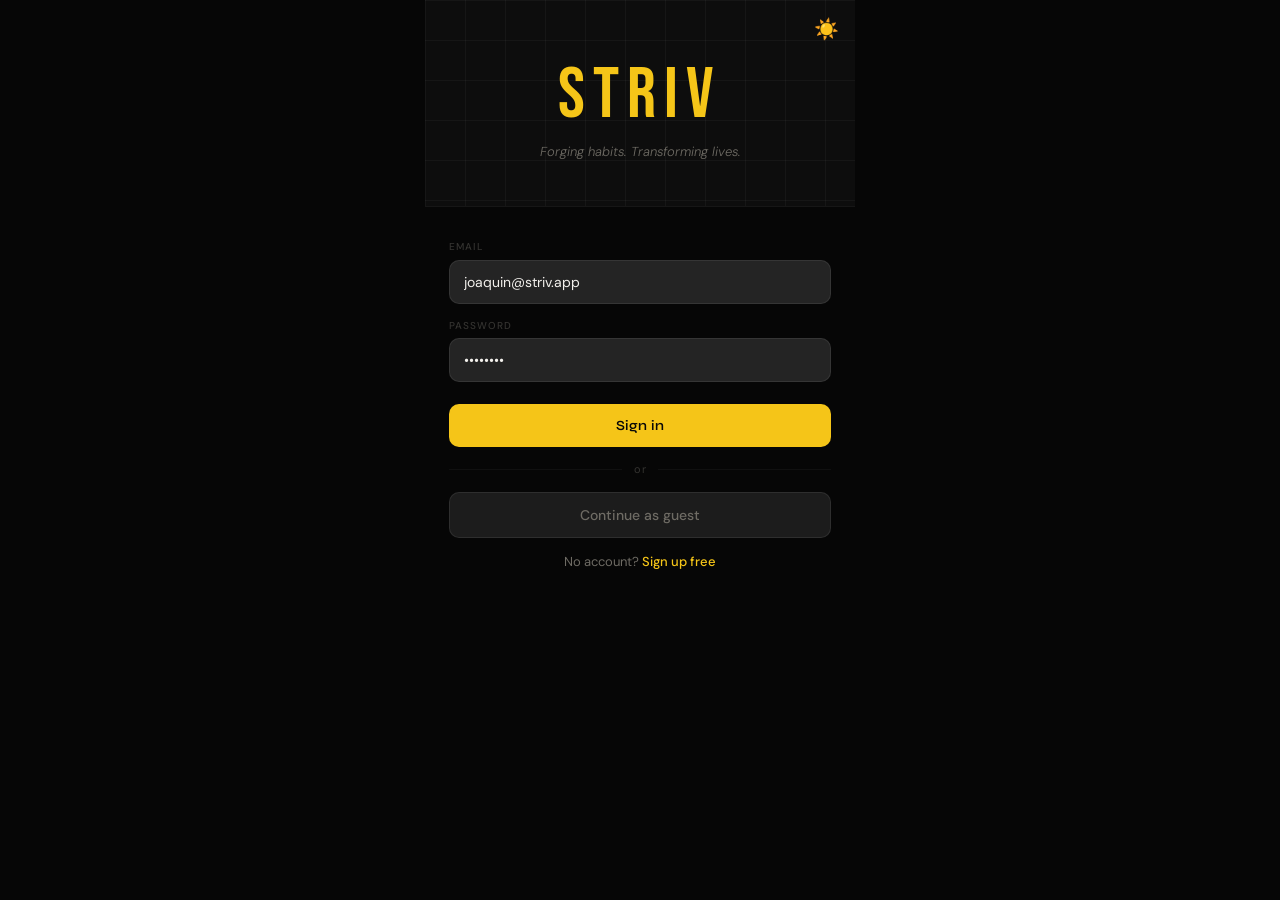
<file: index.html>
<!DOCTYPE html>
<html lang="en" data-theme="dark">
<head>
  <meta charset="UTF-8">
  <meta name="viewport" content="width=device-width, initial-scale=1.0, maximum-scale=1.0">
  <title>Striv</title>
  <link rel="stylesheet" href="css/variables.css">
  <link rel="stylesheet" href="css/base.css">
  <link rel="stylesheet" href="css/components.css">
</head>
<body>
<div class="app-shell auth-wrap">
  <button onclick="ThemeEngine.toggleTheme()"
    style="position:absolute;top:16px;right:16px;background:none;border:none;font-size:20px;cursor:pointer;z-index:10;">
    <span class="theme-toggle-icon">☀️</span>
  </button>
  <div class="auth-hero">
    <div class="auth-logo">STRIV</div>
    <p class="auth-sub">Forging habits. Transforming lives.</p>
  </div>
  <div class="auth-form">
    <div><label class="form-label">Email</label>
      <input class="full" type="email" id="email" style="padding:12px 14px;" value="joaquin@striv.app"></div>
    <div><label class="form-label">Password</label>
      <input class="full" type="password" id="pass" style="padding:12px 14px;" value="12345678"></div>
    <button class="btn btn-energy btn-full mt-8" id="login-btn" onclick="doLogin()" style="padding:13px;">Sign in</button>
    <div style="display:flex;align-items:center;gap:12px;color:var(--t3);font-size:11px;letter-spacing:0.5px;">
      <div style="flex:1;height:1px;background:var(--border-0);"></div>or<div style="flex:1;height:1px;background:var(--border-0);"></div>
    </div>
    <button class="btn btn-ghost btn-full" onclick="window.location.href='dashboard.html'" style="padding:13px;">Continue as guest</button>
    <p class="auth-switch">No account? <a href="register.html">Sign up free</a></p>
  </div>
</div>
<div class="toast"></div>
<script src="js/app.js"></script>
<script>
  function doLogin() {
    const e = document.getElementById('email').value.trim();
    const p = document.getElementById('pass').value;
    if (!e || !p) { showToast('Fill in all fields'); return; }
    const btn = document.getElementById('login-btn');
    btn.textContent = 'Signing in…'; btn.disabled = true;
    setTimeout(() => window.location.href = 'dashboard.html', 800);
  }
  document.addEventListener('keydown', ev => { if (ev.key === 'Enter') doLogin(); });
</script>
</body>
</html>
</file>
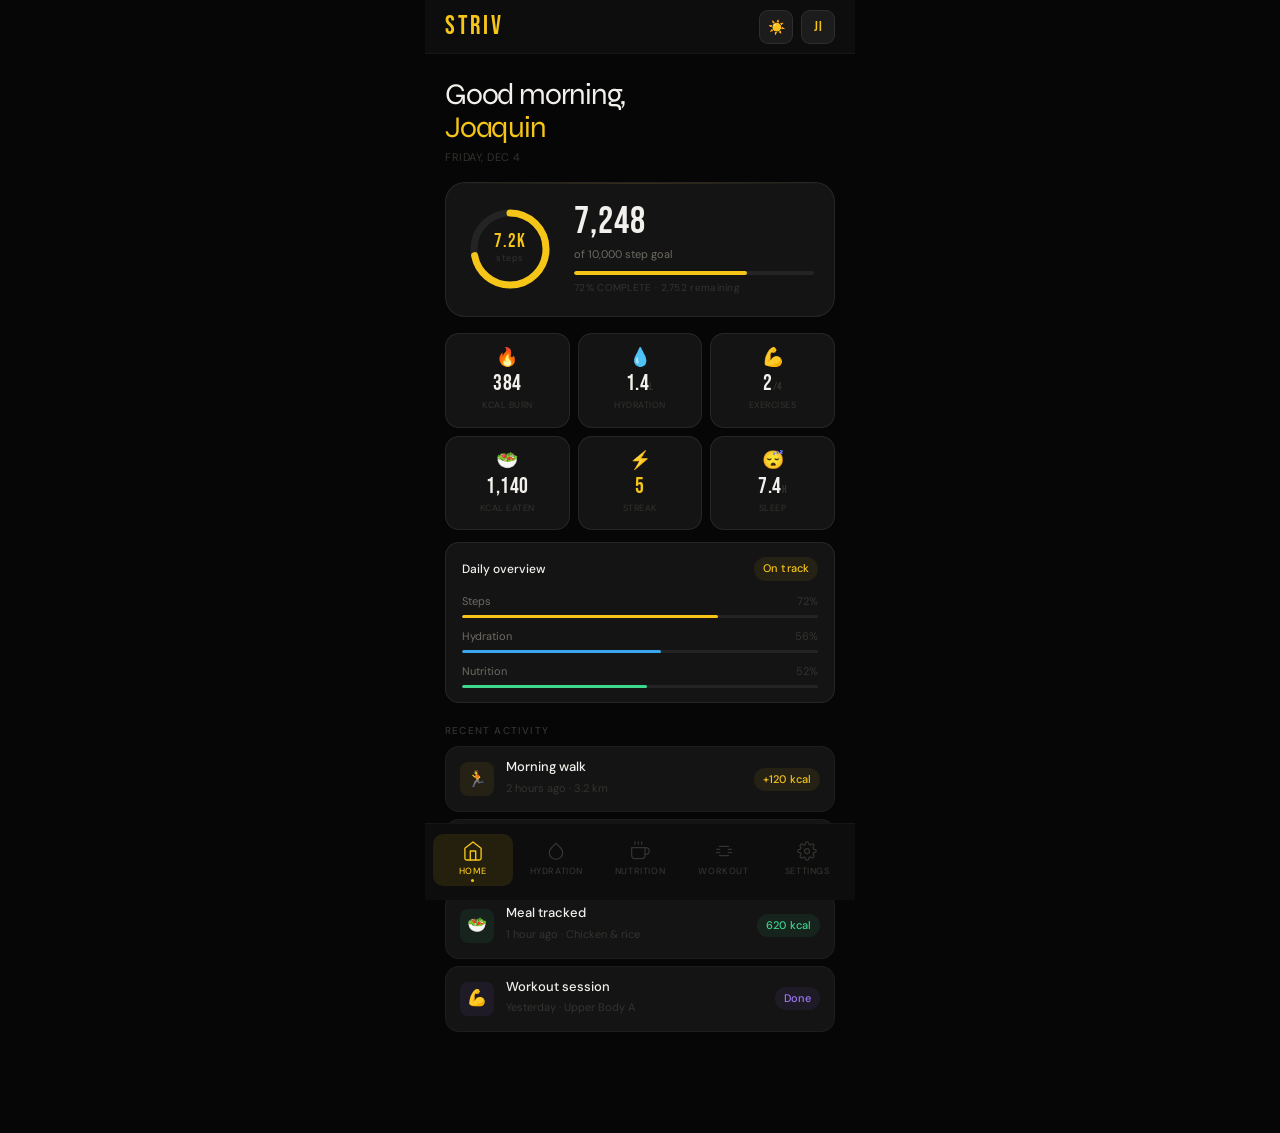
<file: dashboard.html>
<!DOCTYPE html>
<html lang="en" data-theme="dark">
<head>
  <meta charset="UTF-8">
  <meta name="viewport" content="width=device-width, initial-scale=1.0, maximum-scale=1.0">
  <title>Striv — Home</title>
  <link rel="stylesheet" href="css/variables.css">
  <link rel="stylesheet" href="css/base.css">
  <link rel="stylesheet" href="css/components.css">
</head>
<body>
<div class="app-shell">
  <header class="top-bar">
    <span class="top-bar-logo">STRIV</span>
    <div class="top-actions">
      <button class="icon-btn" onclick="ThemeEngine.toggleTheme()"><span class="theme-toggle-icon">☀️</span></button>
      <div class="icon-btn" style="font-family:var(--font-display);font-size:14px;letter-spacing:1px;color:var(--energy);">JI</div>
    </div>
  </header>

  <main class="page-content page-enter">
    <div class="dash-greeting stagger-1">
      <h1>Good morning,<br><em>Joaquin</em></h1>
      <p class="dash-date" id="dash-date"></p>
    </div>

    <div class="steps-hero stagger-2 card-glow">
      <div class="ring-wrap" style="width:88px;height:88px;">
        <svg width="88" height="88" viewBox="0 0 88 88" class="ring-svg">
          <circle class="ring-track" cx="44" cy="44" r="36" stroke-width="7" fill="none"/>
          <circle class="ring-fill" cx="44" cy="44" r="36" stroke-width="7" fill="none"
            stroke="var(--energy)" stroke-dasharray="226" stroke-dashoffset="226" id="ring-fill"/>
        </svg>
        <div class="ring-center">
          <span class="rval">7.2K</span>
          <span class="runit">steps</span>
        </div>
      </div>
      <div class="steps-data">
        <div class="big">7,248</div>
        <div class="sub mt-4">of 10,000 step goal</div>
        <div class="track mt-8" style="height:4px;"><div class="fill fill-energy" style="width:72%;"></div></div>
        <div style="font-size:10px;color:var(--t3);margin-top:5px;letter-spacing:0.3px;">72% COMPLETE · 2,752 remaining</div>
      </div>
    </div>

    <div class="metrics-grid stagger-3">
      <div class="m-tile"><div class="m-icon">🔥</div><div class="m-val">384</div><div class="m-label">kcal burn</div></div>
      <div class="m-tile"><div class="m-icon">💧</div><div class="m-val">1.4<span style="font-size:11px;color:var(--t3);">L</span></div><div class="m-label">hydration</div></div>
      <div class="m-tile"><div class="m-icon">💪</div><div class="m-val">2<span style="font-size:11px;color:var(--t3);">/4</span></div><div class="m-label">exercises</div></div>
    </div>
    <div class="metrics-grid mt-8 stagger-3">
      <div class="m-tile"><div class="m-icon">🥗</div><div class="m-val">1,140</div><div class="m-label">kcal eaten</div></div>
      <div class="m-tile"><div class="m-icon">⚡</div><div class="m-val" style="color:var(--energy);">5</div><div class="m-label">streak</div></div>
      <div class="m-tile"><div class="m-icon">😴</div><div class="m-val">7.4<span style="font-size:11px;color:var(--t3);">h</span></div><div class="m-label">sleep</div></div>
    </div>

    <div class="card-sm overview-card stagger-4">
      <div class="between mb-12"><span style="font-size:12px;font-weight:500;">Daily overview</span><span class="badge b-energy">On track</span></div>
      <div class="ov-row"><div class="ov-labels"><span class="ov-label">Steps</span><span class="ov-pct">72%</span></div><div class="track" style="height:3px;"><div class="fill fill-energy" style="width:72%;"></div></div></div>
      <div class="ov-row"><div class="ov-labels"><span class="ov-label">Hydration</span><span class="ov-pct">56%</span></div><div class="track" style="height:3px;"><div class="fill fill-water" style="width:56%;"></div></div></div>
      <div class="ov-row"><div class="ov-labels"><span class="ov-label">Nutrition</span><span class="ov-pct">52%</span></div><div class="track" style="height:3px;"><div class="fill fill-life" style="width:52%;"></div></div></div>
    </div>

    <div class="between px mt-20 mb-8 stagger-4"><span class="eyebrow">Recent activity</span></div>
    <div class="feed stagger-5">
      <div class="feed-row">
        <div class="feed-ic" style="background:var(--energy-bg);">🏃</div>
        <div class="feed-body"><strong>Morning walk</strong><span>2 hours ago · 3.2 km</span></div>
        <span class="badge b-energy">+120 kcal</span>
      </div>
      <div class="feed-row">
        <div class="feed-ic" style="background:var(--water-bg);">💧</div>
        <div class="feed-body"><strong>Hydration logged</strong><span>45 min ago · 400 ml</span></div>
        <span class="badge b-water">+400 ml</span>
      </div>
      <div class="feed-row">
        <div class="feed-ic" style="background:var(--life-bg);">🥗</div>
        <div class="feed-body"><strong>Meal tracked</strong><span>1 hour ago · Chicken & rice</span></div>
        <span class="badge b-life">620 kcal</span>
      </div>
      <div class="feed-row">
        <div class="feed-ic" style="background:var(--iris-bg);">💪</div>
        <div class="feed-body"><strong>Workout session</strong><span>Yesterday · Upper Body A</span></div>
        <span class="badge b-iris">Done</span>
      </div>
    </div>
    <div style="height:16px;"></div>
  </main>
  <nav class="bottom-nav" id="bottom-nav"></nav>
</div>
<div class="toast"></div>
<script src="js/app.js"></script>
<script>
  renderNav('dashboard');
  document.getElementById('dash-date').textContent = formatDate();
  window.addEventListener('load', () => setTimeout(() => { document.getElementById('ring-fill').style.strokeDashoffset = 226*(1-0.72); }, 250));
</script>
</body>
</html>
</file>
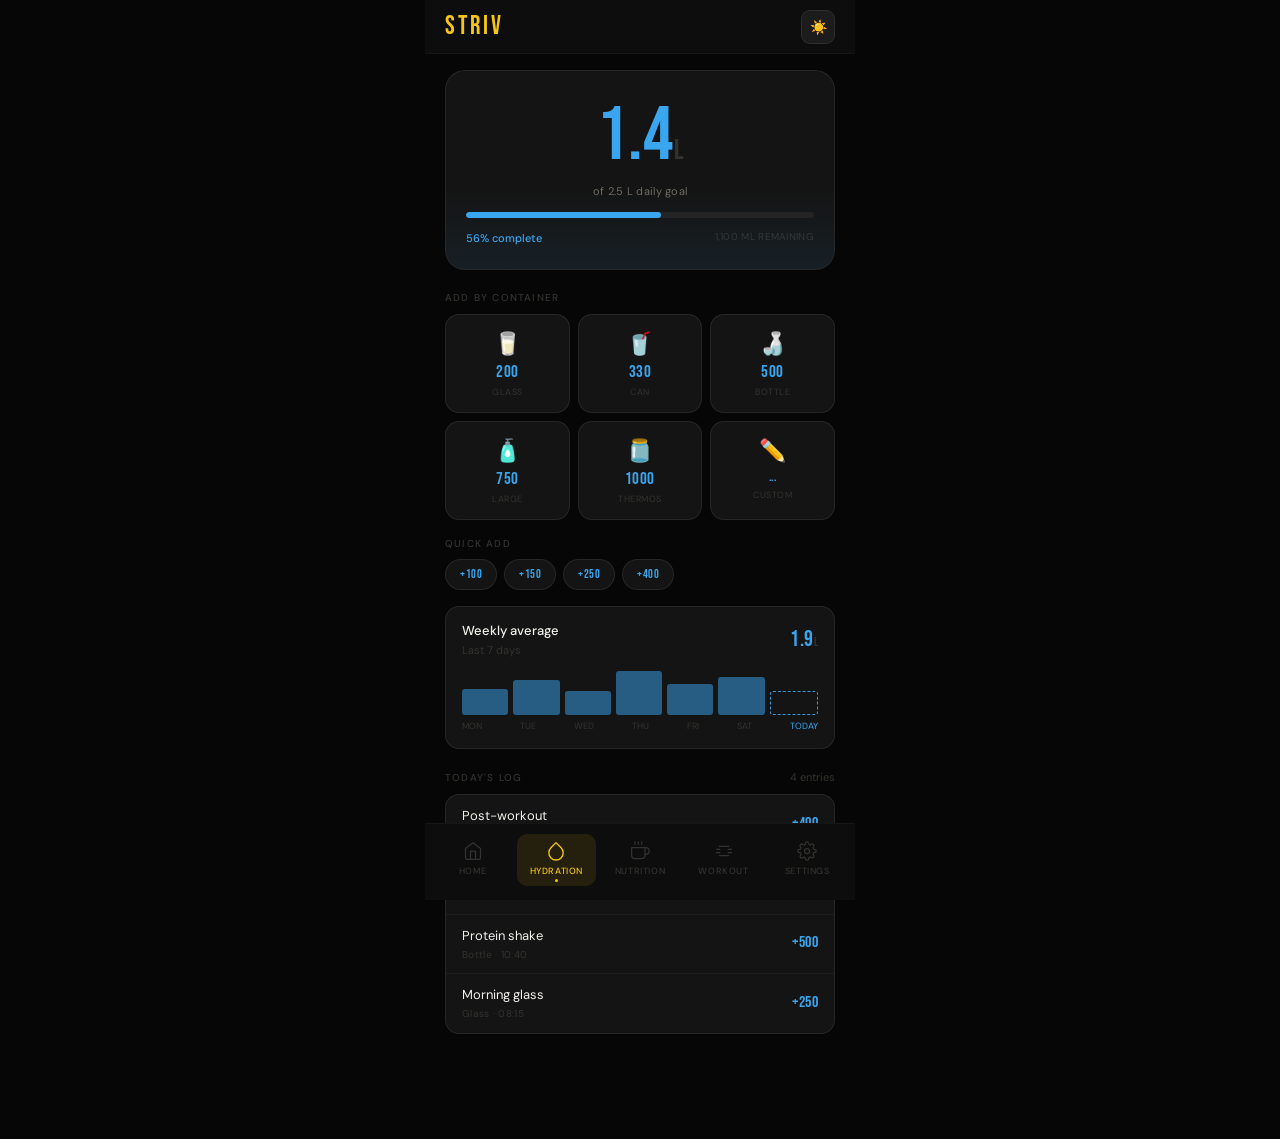
<file: hydration.html>
<!DOCTYPE html>
<html lang="en" data-theme="dark">
<head>
  <meta charset="UTF-8">
  <meta name="viewport" content="width=device-width, initial-scale=1.0, maximum-scale=1.0">
  <title>Striv — Hydration</title>
  <link rel="stylesheet" href="css/variables.css">
  <link rel="stylesheet" href="css/base.css">
  <link rel="stylesheet" href="css/components.css">
</head>
<body>
<div class="app-shell">
  <header class="top-bar">
    <span class="top-bar-logo">STRIV</span>
    <div class="top-actions">
      <button class="icon-btn" onclick="ThemeEngine.toggleTheme()"><span class="theme-toggle-icon">☀️</span></button>
    </div>
  </header>
  <main class="page-content page-enter">

    <div class="card water-hero stagger-1" style="margin:16px 20px;">
      <div class="water-big num" id="water-display">1.4<span class="unit">L</span></div>
      <p class="water-sub">of 2.5 L daily goal</p>
      <div class="track mt-12" style="height:6px;position:relative;">
        <div class="fill fill-water" id="water-bar" style="width:56%;"></div>
      </div>
      <div class="between mt-8">
        <span class="water-pct" id="water-pct">56% complete</span>
        <span style="font-size:10px;color:var(--t3);letter-spacing:0.3px;" id="water-rem">1,100 ML REMAINING</span>
      </div>
    </div>

    <div class="between px mt-20 mb-8 stagger-2"><span class="eyebrow">Add by container</span></div>
    <div class="containers stagger-2">
      <button class="cont-btn" onclick="addWater(200,'Glass',this)">
        <span class="cont-icon">🥛</span><span class="cont-val">200</span><span class="cont-label">Glass</span>
      </button>
      <button class="cont-btn" onclick="addWater(330,'Can',this)">
        <span class="cont-icon">🥤</span><span class="cont-val">330</span><span class="cont-label">Can</span>
      </button>
      <button class="cont-btn" onclick="addWater(500,'Bottle',this)">
        <span class="cont-icon">🍶</span><span class="cont-val">500</span><span class="cont-label">Bottle</span>
      </button>
      <button class="cont-btn" onclick="addWater(750,'Large',this)">
        <span class="cont-icon">🧴</span><span class="cont-val">750</span><span class="cont-label">Large</span>
      </button>
      <button class="cont-btn" onclick="addWater(1000,'Thermos',this)">
        <span class="cont-icon">🫙</span><span class="cont-val">1000</span><span class="cont-label">Thermos</span>
      </button>
      <button class="cont-btn" onclick="openCustom()">
        <span class="cont-icon">✏️</span><span class="cont-val" style="font-size:13px;">...</span><span class="cont-label">Custom</span>
      </button>
    </div>

    <div id="custom-section" style="display:none;padding:12px 20px 0;" class="stagger-2">
      <div style="display:flex;gap:8px;">
        <input type="number" id="custom-ml" placeholder="Amount in ml" style="flex:1;padding:10px 12px;">
        <button class="btn btn-ghost" onclick="addCustomWater()">Add</button>
        <button class="btn btn-ghost" onclick="closeCustom()" style="padding:10px 12px;">✕</button>
      </div>
    </div>

    <div class="between px mt-16 mb-8 stagger-3"><span class="eyebrow">Quick add</span></div>
    <div class="scroll-x px quick-chips stagger-3">
      <button class="qchip" onclick="addWater(100,'Sip')">+100</button>
      <button class="qchip" onclick="addWater(150,'Sip')">+150</button>
      <button class="qchip" onclick="addWater(250,'Glass')">+250</button>
      <button class="qchip" onclick="addWater(400,'Large glass')">+400</button>
    </div>

    <!-- Weekly mini chart -->
    <div class="card-sm mt-16 stagger-4" style="margin:16px 20px 0;">
      <div class="between mb-12">
        <div><p style="font-size:13px;font-weight:500;">Weekly average</p><p style="font-size:11px;color:var(--t3);margin-top:1px;">Last 7 days</p></div>
        <div style="text-align:right;">
          <span class="num" style="font-size:22px;color:var(--water);">1.9<span style="font-size:12px;color:var(--t3);">L</span></span>
        </div>
      </div>
      <div class="weekly-mini">
        <div class="wbar" style="height:60%;"></div>
        <div class="wbar" style="height:80%;"></div>
        <div class="wbar" style="height:55%;"></div>
        <div class="wbar" style="height:100%;"></div>
        <div class="wbar" style="height:70%;"></div>
        <div class="wbar" style="height:88%;"></div>
        <div class="wbar today" style="height:56%;"></div>
      </div>
      <div style="display:flex;justify-content:space-between;margin-top:5px;">
        <span style="font-size:9px;color:var(--t3);">MON</span>
        <span style="font-size:9px;color:var(--t3);">TUE</span>
        <span style="font-size:9px;color:var(--t3);">WED</span>
        <span style="font-size:9px;color:var(--t3);">THU</span>
        <span style="font-size:9px;color:var(--t3);">FRI</span>
        <span style="font-size:9px;color:var(--t3);">SAT</span>
        <span style="font-size:9px;color:var(--water);">TODAY</span>
      </div>
    </div>

    <div class="between px mt-20 mb-8 stagger-4">
      <span class="eyebrow">Today's log</span>
      <span id="log-count" style="font-size:11px;color:var(--t3);">4 entries</span>
    </div>
    <div class="card-flush stagger-5" style="margin:0 20px 20px;">
      <div id="water-log"></div>
    </div>

  </main>
  <nav class="bottom-nav" id="bottom-nav"></nav>
</div>
<div class="toast"></div>
<script src="js/app.js"></script>
<script src="js/hydration.js"></script>
<script>
  renderNav('hydration');
  initHydration();
</script>
</body>
</html>
</file>
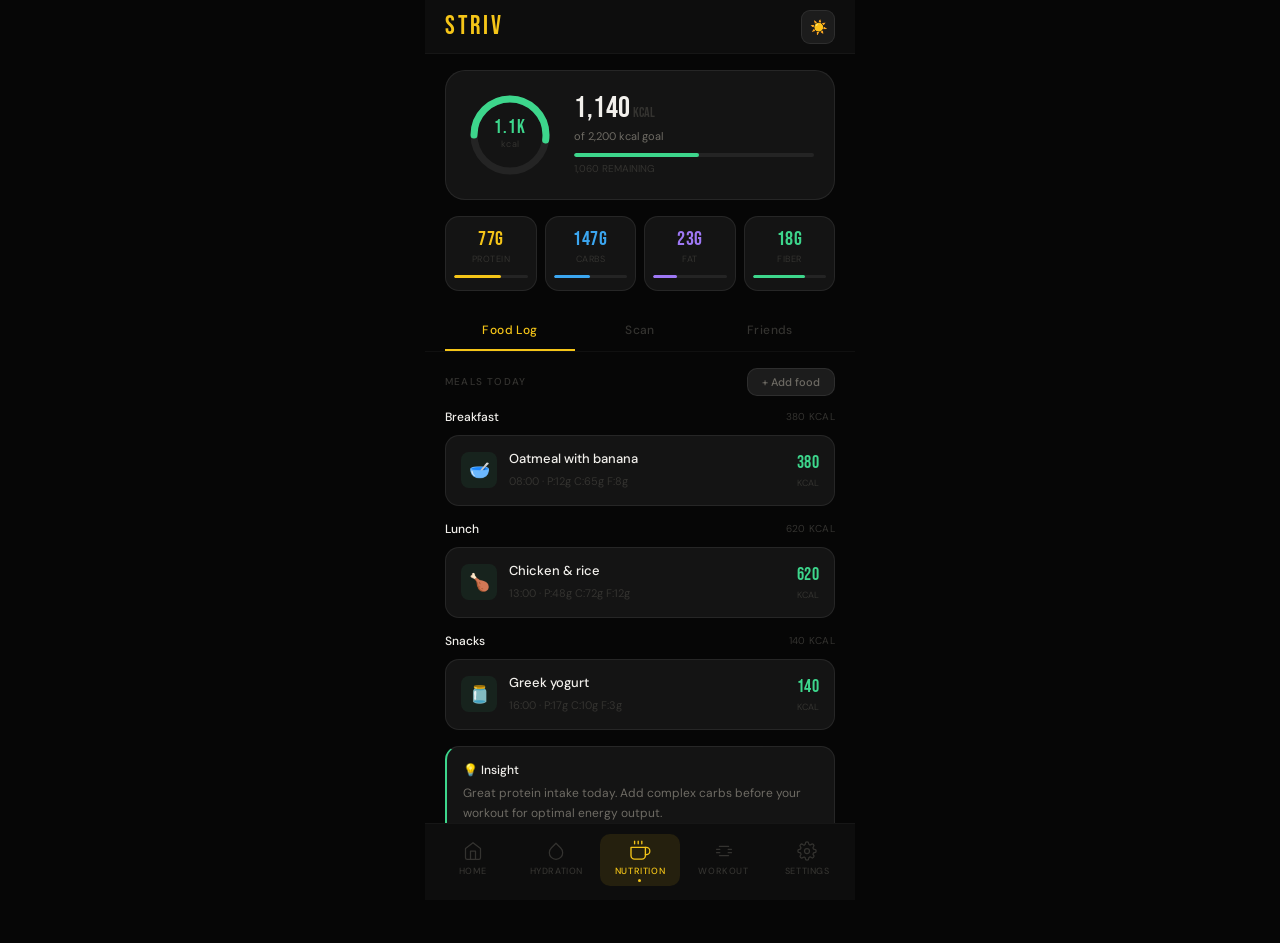
<file: nutrition.html>
<!DOCTYPE html>
<html lang="en" data-theme="dark">
<head>
  <meta charset="UTF-8">
  <meta name="viewport" content="width=device-width, initial-scale=1.0, maximum-scale=1.0">
  <title>Striv — Nutrition</title>
  <link rel="stylesheet" href="css/variables.css">
  <link rel="stylesheet" href="css/base.css">
  <link rel="stylesheet" href="css/components.css">
  <style>
    .scan-line { position:absolute;width:76%;height:2px;background:var(--energy);opacity:0.85;left:12%;box-shadow:0 0 10px var(--energy-glow);animation:scan 2.2s ease-in-out infinite; }
    @keyframes scan { 0%,100%{top:26px} 50%{top:calc(100% - 26px)} }
    .friend-item { display:flex;align-items:center;gap:12px;padding:12px 16px;border-bottom:1px solid var(--border-0);transition:background var(--transition); }
    .friend-item:last-child { border-bottom:none; }
    .friend-item:hover { background:var(--bg-3); }
    .f-avatar-wrap { position:relative;flex-shrink:0; }
    .f-avatar { width:38px;height:38px;border-radius:50%;display:flex;align-items:center;justify-content:center;font-family:var(--font-head);font-size:12px;font-weight:300;border:1px solid var(--border-1); }
    .f-online { width:9px;height:9px;border-radius:50%;background:var(--life);border:2px solid var(--bg-0);position:absolute;bottom:0;right:0; }
    .f-info { flex:1; }
    .f-info strong { font-size:13px;font-weight:500;display:block; }
    .f-info span   { font-size:11px;color:var(--t3); }
    .f-stat strong { font-family:var(--font-display);font-size:15px;color:var(--energy);letter-spacing:0.5px;display:block;text-align:right; }
    .f-stat span   { font-size:9px;color:var(--t3);text-align:right;display:block;text-transform:uppercase;letter-spacing:0.4px; }
    .add-btn { padding:5px 12px;border-radius:100px;font-size:11px;font-weight:500;background:var(--energy-bg);color:var(--energy);border:1px solid var(--energy-glow);cursor:pointer;transition:all var(--transition);white-space:nowrap; }
    .add-btn:hover { background:var(--energy);color:#080808; }
    .add-btn.added { background:var(--life-bg);color:var(--life);border-color:rgba(61,214,140,0.2); }
    .tab-row { display:flex;border-bottom:1px solid var(--border-0);padding:0 20px; }
    .tab-btn { flex:1;padding:11px 0;font-size:12px;font-weight:500;color:var(--t3);border-bottom:2px solid transparent;transition:all var(--transition);text-align:center;background:none;border-top:none;border-left:none;border-right:none;letter-spacing:0.4px; }
    .tab-btn.active { color:var(--energy);border-bottom-color:var(--energy); }
    .tab-panel { display:none; }
    .tab-panel.active { display:block;animation:slideUp 0.25s ease; }
  </style>
</head>
<body>
<div class="app-shell">
  <header class="top-bar">
    <span class="top-bar-logo">STRIV</span>
    <div class="top-actions">
      <button class="icon-btn" onclick="ThemeEngine.toggleTheme()"><span class="theme-toggle-icon">☀️</span></button>
    </div>
  </header>
  <main class="page-content page-enter">

    <!-- Calorie ring -->
    <div class="card stagger-1" style="margin:16px 20px;display:flex;align-items:center;gap:20px;">
      <div class="ring-wrap" style="width:88px;height:88px;">
        <svg width="88" height="88" viewBox="0 0 88 88" class="ring-svg">
          <circle class="ring-track" cx="44" cy="44" r="36" stroke-width="7" fill="none"/>
          <circle cx="44" cy="44" r="36" stroke-width="7" fill="none"
            stroke="var(--life)" stroke-linecap="round"
            stroke-dasharray="226" stroke-dashoffset="108"
            style="transform:rotate(-90deg);transform-origin:center;"/>
        </svg>
        <div class="ring-center">
          <span class="rval" style="color:var(--life);">1.1K</span>
          <span class="runit">kcal</span>
        </div>
      </div>
      <div style="flex:1;">
        <div style="font-family:var(--font-display);font-size:30px;letter-spacing:0.5px;line-height:1;" id="total-kcal">1,140<span style="font-size:14px;color:var(--t3);letter-spacing:0;"> kcal</span></div>
        <p style="font-size:11px;color:var(--t2);margin-top:5px;">of 2,200 kcal goal</p>
        <div class="track mt-8" style="height:4px;"><div class="fill fill-life" id="kcal-bar" style="width:52%;"></div></div>
        <p style="font-size:10px;color:var(--t3);margin-top:4px;" id="kcal-remain">1,060 REMAINING</p>
      </div>
    </div>

    <!-- Macro pills -->
    <div class="macro-pills stagger-2">
      <div class="macro-pill">
        <div class="mp-val" style="color:var(--energy);" id="mp-p">77g</div>
        <div class="mp-label">Protein</div>
        <div class="mp-bar"><div class="mp-fill" style="background:var(--energy);width:64%;"></div></div>
      </div>
      <div class="macro-pill">
        <div class="mp-val" style="color:var(--water);" id="mp-c">147g</div>
        <div class="mp-label">Carbs</div>
        <div class="mp-bar"><div class="mp-fill" style="background:var(--water);width:49%;"></div></div>
      </div>
      <div class="macro-pill">
        <div class="mp-val" style="color:var(--iris);" id="mp-f">23g</div>
        <div class="mp-label">Fat</div>
        <div class="mp-bar"><div class="mp-fill" style="background:var(--iris);width:33%;"></div></div>
      </div>
      <div class="macro-pill">
        <div class="mp-val" style="color:var(--life);" id="mp-fb">18g</div>
        <div class="mp-label">Fiber</div>
        <div class="mp-bar"><div class="mp-fill" style="background:var(--life);width:72%;"></div></div>
      </div>
    </div>

    <div class="tab-row mt-20 stagger-3">
      <button class="tab-btn active" onclick="switchTab('log',this)">Food Log</button>
      <button class="tab-btn" onclick="switchTab('scan',this)">Scan</button>
      <button class="tab-btn" onclick="switchTab('friends',this)">Friends</button>
    </div>

    <!-- Food Log -->
    <div class="tab-panel active" id="tab-log">
      <div style="padding:16px 20px 0;">
        <div class="between mb-12">
          <span class="eyebrow">Meals today</span>
          <button class="btn btn-ghost" style="padding:6px 14px;font-size:11px;" onclick="toggleAddFood()">+ Add food</button>
        </div>
        <div id="add-food-panel" style="display:none;margin-bottom:14px;">
          <div class="card-sm">
            <p style="font-size:13px;font-weight:500;margin-bottom:10px;">Add food item</p>
            <div style="display:flex;flex-direction:column;gap:8px;">
              <input type="text" id="food-name" placeholder="Food name" style="padding:10px 12px;width:100%;">
              <div style="display:flex;gap:8px;">
                <input type="number" id="food-kcal"    placeholder="kcal"      style="padding:10px 12px;flex:1;">
                <input type="number" id="food-protein" placeholder="Protein g" style="padding:10px 12px;flex:1;">
              </div>
              <div style="display:flex;gap:8px;">
                <input type="number" id="food-carbs"   placeholder="Carbs g"   style="padding:10px 12px;flex:1;">
                <input type="number" id="food-fat"     placeholder="Fat g"     style="padding:10px 12px;flex:1;">
              </div>
              <div style="display:flex;gap:8px;margin-top:2px;">
                <button class="btn btn-energy" style="flex:1;" onclick="addFood()">Add</button>
                <button class="btn btn-ghost"  style="flex:1;" onclick="toggleAddFood()">Cancel</button>
              </div>
            </div>
          </div>
        </div>
        <div id="meal-sections"></div>
        <div class="card-sm mt-16" style="border-left:2px solid var(--life);margin-bottom:20px;">
          <p style="font-size:12px;font-weight:500;">💡 Insight</p>
          <p style="font-size:12px;color:var(--t2);margin-top:5px;line-height:1.6;">Great protein intake today. Add complex carbs before your workout for optimal energy output.</p>
        </div>
      </div>
    </div>

    <!-- Scanner -->
    <div class="tab-panel" id="tab-scan">
      <div style="padding:16px 20px 0;">
        <p style="font-size:13px;color:var(--t2);margin-bottom:14px;line-height:1.6;">Align a product barcode within the frame to automatically log nutritional info.</p>
        <div class="scanner-box">
          <div class="scanner-view">
            <div class="barcode-bg" id="bc-bg"></div>
            <div class="scan-corner sc-tl"></div>
            <div class="scan-corner sc-tr"></div>
            <div class="scan-corner sc-bl"></div>
            <div class="scan-corner sc-br"></div>
            <div class="scan-line"></div>
            <div class="scan-hint">ALIGN BARCODE WITHIN FRAME</div>
          </div>
          <div class="scan-result" id="scan-result">
            <div class="between mb-12">
              <div>
                <p style="font-size:14px;font-weight:500;" id="sc-name">—</p>
                <p style="font-size:11px;color:var(--t3);" id="sc-brand">—</p>
              </div>
              <span class="badge b-life">Scanned ✓</span>
            </div>
            <div style="display:flex;gap:12px;margin-bottom:12px;">
              <div style="text-align:center;flex:1;"><p class="num" style="font-size:18px;color:var(--life);" id="sc-kcal">—</p><p style="font-size:9px;color:var(--t3);text-transform:uppercase;margin-top:2px;">kcal</p></div>
              <div style="text-align:center;flex:1;"><p class="num" style="font-size:18px;color:var(--energy);" id="sc-p">—</p><p style="font-size:9px;color:var(--t3);text-transform:uppercase;margin-top:2px;">protein</p></div>
              <div style="text-align:center;flex:1;"><p class="num" style="font-size:18px;color:var(--water);" id="sc-c">—</p><p style="font-size:9px;color:var(--t3);text-transform:uppercase;margin-top:2px;">carbs</p></div>
              <div style="text-align:center;flex:1;"><p class="num" style="font-size:18px;color:var(--iris);" id="sc-f">—</p><p style="font-size:9px;color:var(--t3);text-transform:uppercase;margin-top:2px;">fat</p></div>
            </div>
            <button class="btn btn-energy btn-full" onclick="addScannedFood()">Add to log</button>
          </div>
        </div>
        <button class="btn btn-ghost btn-full mt-12" onclick="simulateScan()" style="margin-bottom:8px;">📷 Simulate scan (demo)</button>
        <p style="font-size:10px;color:var(--t3);text-align:center;margin-bottom:20px;text-transform:uppercase;letter-spacing:0.5px;">Camera access required on real device</p>
      </div>
    </div>

    <!-- Friends -->
    <div class="tab-panel" id="tab-friends">
      <div style="padding:16px 20px 0;">
        <div class="search-wrap mb-16" style="margin-bottom:14px;">
          <span class="search-icon">🔍</span>
          <input type="text" placeholder="Search by name or username…" style="padding:11px 12px 11px 36px;width:100%;">
        </div>
        <p class="eyebrow mb-8" style="margin-bottom:8px;">Your friends · <span style="color:var(--energy);">6</span></p>
        <div class="card-flush mb-16" style="margin-bottom:14px;" id="friends-list"></div>
        <p class="eyebrow mb-8" style="margin-bottom:8px;">Suggestions</p>
        <div class="card-flush" style="margin-bottom:20px;" id="suggestions-list"></div>
      </div>
    </div>

  </main>
  <nav class="bottom-nav" id="bottom-nav"></nav>
</div>
<div class="toast"></div>
<script src="js/app.js"></script>
<script>
  renderNav('nutrition');

  const MEAL_TYPES = ['Breakfast','Lunch','Dinner','Snacks'];
  let meals = [
    { name:'Oatmeal with banana', type:'Breakfast', time:'08:00', kcal:380, p:12, c:65, f:8,  icon:'🥣' },
    { name:'Chicken & rice',      type:'Lunch',     time:'13:00', kcal:620, p:48, c:72, f:12, icon:'🍗' },
    { name:'Greek yogurt',        type:'Snacks',    time:'16:00', kcal:140, p:17, c:10, f:3,  icon:'🫙' },
  ];

  const FRIENDS = [
    { init:'AL', name:'Ana Lucía',  user:'@analu',  kcal:1840, online:true,  color:'rgba(245,197,24,0.10)' },
    { init:'CR', name:'Carlos R.',  user:'@carlos', kcal:2200, online:true,  color:'rgba(59,166,240,0.10)' },
    { init:'MB', name:'Marco B.',   user:'@marcob', kcal:980,  online:false, color:'rgba(61,214,140,0.10)' },
    { init:'PV', name:'Paula V.',   user:'@paulav', kcal:1560, online:true,  color:'rgba(158,120,245,0.10)' },
    { init:'DS', name:'Diego S.',   user:'@diegos', kcal:2100, online:false, color:'rgba(255,94,58,0.10)' },
    { init:'KM', name:'Kira M.',    user:'@kiram',  kcal:1320, online:true,  color:'rgba(245,197,24,0.08)' },
  ];
  const SUGGESTIONS = [
    { init:'RV', name:'Rodrigo V.', user:'@rodrigov', mutual:3, color:'rgba(59,166,240,0.10)' },
    { init:'SL', name:'Sofia L.',   user:'@sofial',   mutual:2, color:'rgba(61,214,140,0.10)' },
    { init:'JC', name:'Javier C.',  user:'@javierc',  mutual:1, color:'rgba(158,120,245,0.10)' },
  ];
  const SCAN_PRODUCTS = [
    { name:'Granola Bar',    brand:'Nature Valley',     kcal:190, p:'4g', c:'29g', f:'7g' },
    { name:'Protein Shake',  brand:'Optimum Nutrition', kcal:150, p:'24g',c:'5g',  f:'2g' },
    { name:'Greek Yogurt',   brand:'Fage',              kcal:90,  p:'17g',c:'6g',  f:'0g' },
    { name:'Chocolate Bar',  brand:'Nestlé',            kcal:240, p:'3g', c:'30g', f:'13g'},
    { name:'Chicken Breast', brand:'Fresh Market',      kcal:165, p:'31g',c:'0g',  f:'4g' },
  ];
  let scannedProduct = null;

  function switchTab(tab, btn) {
    document.querySelectorAll('.tab-btn').forEach(b => b.classList.remove('active'));
    document.querySelectorAll('.tab-panel').forEach(p => p.classList.remove('active'));
    if (btn) btn.classList.add('active');
    document.getElementById('tab-' + tab).classList.add('active');
  }

  function renderMeals() {
    const container = document.getElementById('meal-sections');
    let total = { kcal:0, p:0, c:0, f:0 };
    meals.forEach(m => { total.kcal+=m.kcal; total.p+=m.p; total.c+=m.c; total.f+=m.f; });
    const grouped = {};
    MEAL_TYPES.forEach(t => { grouped[t] = meals.filter(m => m.type===t); });
    container.innerHTML = MEAL_TYPES.map(type => {
      const items = grouped[type];
      if (!items.length) return '';
      const typeKcal = items.reduce((a,m)=>a+m.kcal,0);
      return `
        <div style="margin-bottom:14px;">
          <div class="between mb-8"><span style="font-size:12px;font-weight:500;">${type}</span><span style="font-size:10px;color:var(--t3);letter-spacing:0.3px;">${typeKcal} KCAL</span></div>
          <div style="display:flex;flex-direction:column;gap:8px;">
            ${items.map(m=>`
              <div class="meal-card">
                <div class="meal-icon">${m.icon}</div>
                <div class="meal-info"><strong>${m.name}</strong><span>${m.time} · P:${m.p}g C:${m.c}g F:${m.f}g</span></div>
                <div><div class="meal-kcal num">${m.kcal}</div><div style="font-size:9px;color:var(--t3);text-align:right;text-transform:uppercase;">kcal</div></div>
              </div>`).join('')}
          </div>
        </div>`;
    }).join('');
    updateTotals(total);
  }

  function updateTotals(total) {
    const goal=2200, pct=Math.min(Math.round(total.kcal/goal*100),100), rem=Math.max(goal-total.kcal,0);
    document.getElementById('total-kcal').innerHTML = `${total.kcal.toLocaleString()}<span style="font-size:14px;color:var(--t3);letter-spacing:0;"> kcal</span>`;
    document.getElementById('kcal-bar').style.width = `${pct}%`;
    document.getElementById('kcal-remain').textContent = rem>0 ? `${rem.toLocaleString()} REMAINING` : 'GOAL REACHED 🎉';
    document.getElementById('mp-p').textContent  = `${total.p}g`;
    document.getElementById('mp-c').textContent  = `${total.c}g`;
    document.getElementById('mp-f').textContent  = `${total.f}g`;
  }

  function toggleAddFood() {
    const p = document.getElementById('add-food-panel');
    p.style.display = p.style.display==='none' ? 'block' : 'none';
  }
  function addFood() {
    const name=document.getElementById('food-name').value.trim();
    const kcal=parseInt(document.getElementById('food-kcal').value)||0;
    const p=parseInt(document.getElementById('food-protein').value)||0;
    const c=parseInt(document.getElementById('food-carbs').value)||0;
    const f=parseInt(document.getElementById('food-fat').value)||0;
    if (!name||!kcal) { showToast('⚠️ Name and kcal required'); return; }
    meals.push({ name, type:'Snacks', time:formatTime(), kcal, p, c, f, icon:'🍽️' });
    toggleAddFood();
    renderMeals();
    showToast(`✅ ${name} logged`);
    ['food-name','food-kcal','food-protein','food-carbs','food-fat'].forEach(id=>document.getElementById(id).value='');
  }

  function buildBarcode() {
    const el=document.getElementById('bc-bg'); if (!el) return;
    const heights=[60,40,80,50,70,35,90,45,65,55,80,40,75,50,60,35,85,45,70,60,50,80,40,65,55];
    el.innerHTML=heights.map(h=>`<div class="bc-bar" style="height:${h}px;"></div>`).join('');
  }

  function simulateScan() {
    const p=SCAN_PRODUCTS[Math.floor(Math.random()*SCAN_PRODUCTS.length)];
    scannedProduct=p;
    document.getElementById('sc-name').textContent=p.name;
    document.getElementById('sc-brand').textContent=p.brand;
    document.getElementById('sc-kcal').textContent=p.kcal;
    document.getElementById('sc-p').textContent=p.p;
    document.getElementById('sc-c').textContent=p.c;
    document.getElementById('sc-f').textContent=p.f;
    document.getElementById('scan-result').classList.add('show');
    showToast(`📷 Scanned: ${p.name}`);
  }
  function addScannedFood() {
    if (!scannedProduct) return;
    const p=scannedProduct;
    meals.push({ name:p.name, type:'Snacks', time:formatTime(), kcal:p.kcal, p:parseInt(p.p)||0, c:parseInt(p.c)||0, f:parseInt(p.f)||0, icon:'🏷️' });
    document.getElementById('scan-result').classList.remove('show');
    scannedProduct=null;
    renderMeals();
    showToast(`✅ ${p.name} added`);
  }

  function renderFriends() {
    const fl=document.getElementById('friends-list');
    const sl=document.getElementById('suggestions-list');
    if (fl) fl.innerHTML=FRIENDS.map(f=>`
      <div class="friend-item">
        <div class="f-avatar-wrap">
          <div class="f-avatar" style="background:${f.color};">${f.init}</div>
          ${f.online?'<div class="f-online"></div>':''}
        </div>
        <div class="f-info"><strong>${f.name}</strong><span>${f.user} · ${f.online?'<span style="color:var(--life);">online</span>':'away'}</span></div>
        <div class="f-stat"><strong>${f.kcal.toLocaleString()}</strong><span>kcal today</span></div>
      </div>`).join('');
    if (sl) sl.innerHTML=SUGGESTIONS.map(s=>`
      <div class="friend-item">
        <div class="f-avatar" style="background:${s.color};">${s.init}</div>
        <div class="f-info"><strong>${s.name}</strong><span>${s.user} · ${s.mutual} mutual</span></div>
        <button class="add-btn" onclick="addFriend(this,'${s.name}')">+ Add</button>
      </div>`).join('');
  }
  function addFriend(btn,name) { btn.textContent='✓ Added'; btn.classList.add('added'); btn.disabled=true; showToast(`✅ Request sent to ${name}`); }

  buildBarcode();
  renderMeals();
  renderFriends();
</script>
</body>
</html>
</file>
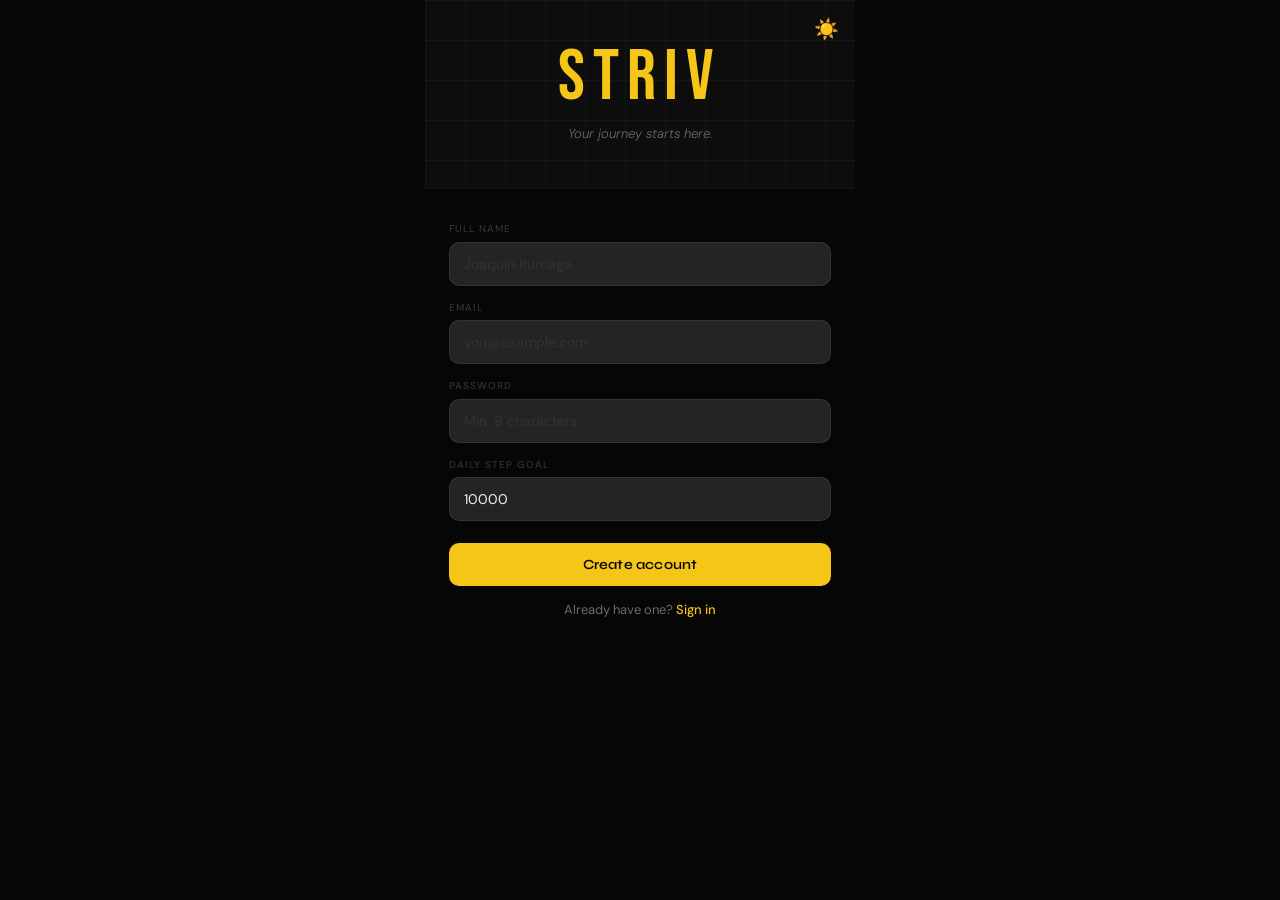
<file: register.html>
<!DOCTYPE html>
<html lang="en" data-theme="dark">
<head>
  <meta charset="UTF-8">
  <meta name="viewport" content="width=device-width, initial-scale=1.0, maximum-scale=1.0">
  <title>Striv — Sign Up</title>
  <link rel="stylesheet" href="css/variables.css">
  <link rel="stylesheet" href="css/base.css">
  <link rel="stylesheet" href="css/components.css">
</head>
<body>
<div class="app-shell auth-wrap">
  <button onclick="ThemeEngine.toggleTheme()"
    style="position:absolute;top:16px;right:16px;background:none;border:none;font-size:20px;cursor:pointer;z-index:10;">
    <span class="theme-toggle-icon">☀️</span>
  </button>
  <div class="auth-hero" style="padding-top:42px;">
    <div class="auth-logo">STRIV</div>
    <p class="auth-sub">Your journey starts here.</p>
  </div>
  <div class="auth-form">
    <div><label class="form-label">Full name</label>
      <input class="full" type="text" id="name" style="padding:12px 14px;" placeholder="Joaquin Iturriaga"></div>
    <div><label class="form-label">Email</label>
      <input class="full" type="email" id="email" style="padding:12px 14px;" placeholder="you@example.com"></div>
    <div><label class="form-label">Password</label>
      <input class="full" type="password" id="pass" style="padding:12px 14px;" placeholder="Min. 8 characters"></div>
    <div><label class="form-label">Daily step goal</label>
      <input class="full" type="number" id="goal" style="padding:12px 14px;" value="10000"></div>
    <button class="btn btn-energy btn-full mt-8" id="reg-btn" onclick="doRegister()" style="padding:13px;">Create account</button>
    <p class="auth-switch">Already have one? <a href="index.html">Sign in</a></p>
  </div>
</div>
<div class="toast"></div>
<script src="js/app.js"></script>
<script>
  function doRegister() {
    const name = document.getElementById('name').value.trim();
    const email = document.getElementById('email').value.trim();
    const pass  = document.getElementById('pass').value;
    if (!name || !email || !pass) { showToast('Fill in all fields'); return; }
    if (pass.length < 8) { showToast('Password too short'); return; }
    const btn = document.getElementById('reg-btn');
    btn.textContent = 'Creating…'; btn.disabled = true;
    setTimeout(() => window.location.href = 'dashboard.html', 900);
  }
</script>
</body>
</html>
</file>
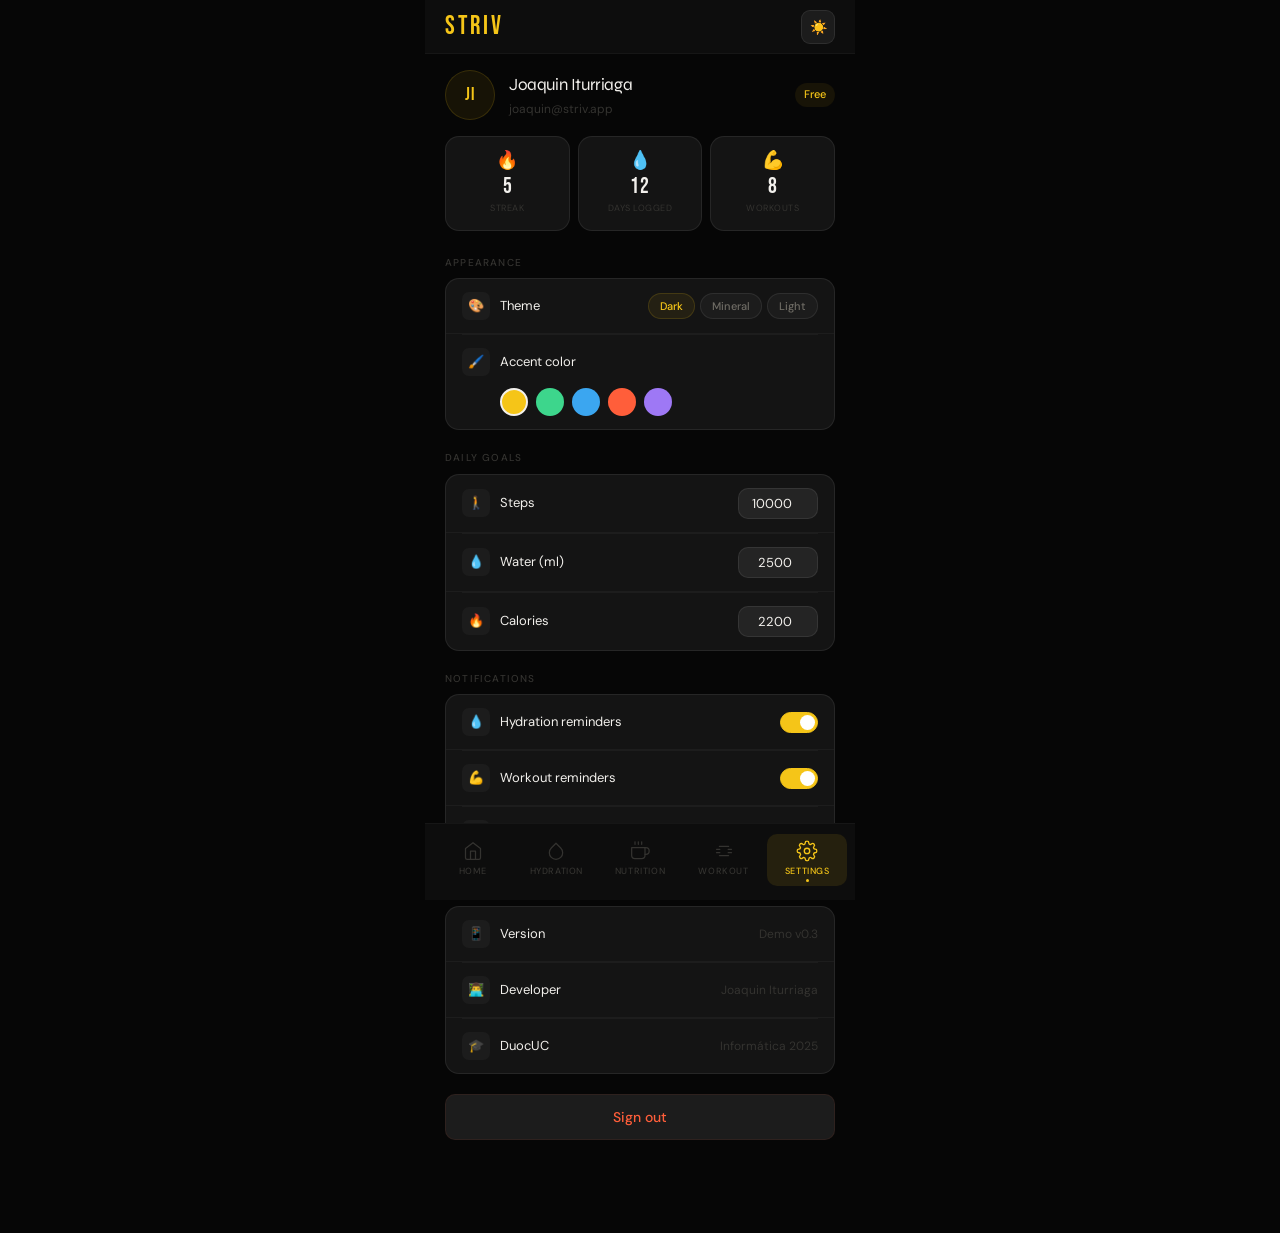
<file: settings.html>
<!DOCTYPE html>
<html lang="en" data-theme="dark">
<head>
  <meta charset="UTF-8">
  <meta name="viewport" content="width=device-width, initial-scale=1.0, maximum-scale=1.0">
  <title>Striv — Settings</title>
  <link rel="stylesheet" href="css/variables.css">
  <link rel="stylesheet" href="css/base.css">
  <link rel="stylesheet" href="css/components.css">
</head>
<body>
<div class="app-shell">
  <header class="top-bar">
    <span class="top-bar-logo">STRIV</span>
    <div class="top-actions">
      <button class="icon-btn" onclick="ThemeEngine.toggleTheme()"><span class="theme-toggle-icon">☀️</span></button>
    </div>
  </header>
  <main class="page-content page-enter">

    <!-- Profile -->
    <div class="profile-strip stagger-1">
      <div class="p-avatar">JI</div>
      <div style="flex:1;">
        <div class="p-name">Joaquin Iturriaga</div>
        <div class="p-mail">joaquin@striv.app</div>
      </div>
      <span class="badge b-energy">Free</span>
    </div>

    <!-- Quick stats -->
    <div class="metrics-grid px stagger-2" style="padding:0 20px;">
      <div class="m-tile"><div class="m-icon">🔥</div><div class="m-val">5</div><div class="m-label">streak</div></div>
      <div class="m-tile"><div class="m-icon">💧</div><div class="m-val">12</div><div class="m-label">days logged</div></div>
      <div class="m-tile"><div class="m-icon">💪</div><div class="m-val">8</div><div class="m-label">workouts</div></div>
    </div>

    <!-- Appearance -->
    <div class="settings-group mt-24 stagger-3">
      <p class="eyebrow mb-8" style="margin-bottom:8px;">Appearance</p>
      <div class="card-flush">

        <div class="s-row">
          <div class="s-label"><div class="s-icon">🎨</div>Theme</div>
          <div class="theme-pills">
            <button class="t-pill" data-theme-pill="dark"    onclick="ThemeEngine.applyTheme('dark')">Dark</button>
            <button class="t-pill" data-theme-pill="mineral" onclick="ThemeEngine.applyTheme('mineral')">Mineral</button>
            <button class="t-pill" data-theme-pill="light"   onclick="ThemeEngine.applyTheme('light')">Light</button>
          </div>
        </div>

        <div class="div" style="margin:0 16px;"></div>

        <div class="s-row" style="flex-direction:column;align-items:flex-start;gap:12px;">
          <div class="s-label"><div class="s-icon">🖌️</div>Accent color</div>
          <div class="swatches" style="padding-left:38px;">
            <button class="swatch" data-color="yellow" style="background:#F5C518;" onclick="ThemeEngine.applyColor('yellow');showToast('🎨 Gold')"></button>
            <button class="swatch" data-color="green"  style="background:#3DD68C;" onclick="ThemeEngine.applyColor('green');showToast('🎨 Forest')"></button>
            <button class="swatch" data-color="blue"   style="background:#3BA6F0;" onclick="ThemeEngine.applyColor('blue');showToast('🎨 Sky')"></button>
            <button class="swatch" data-color="orange" style="background:#FF5E3A;" onclick="ThemeEngine.applyColor('orange');showToast('🎨 Ember')"></button>
            <button class="swatch" data-color="purple" style="background:#9E78F5;" onclick="ThemeEngine.applyColor('purple');showToast('🎨 Iris')"></button>
          </div>
        </div>

      </div>
    </div>

    <!-- Goals -->
    <div class="settings-group stagger-4">
      <p class="eyebrow mb-8" style="margin-bottom:8px;">Daily goals</p>
      <div class="card-flush">
        <div class="s-row">
          <div class="s-label"><div class="s-icon">🚶</div>Steps</div>
          <input class="goal-input" type="number" value="10000" onchange="showToast('✅ Steps goal saved')">
        </div>
        <div class="div" style="margin:0 16px;"></div>
        <div class="s-row">
          <div class="s-label"><div class="s-icon">💧</div>Water (ml)</div>
          <input class="goal-input" type="number" value="2500" onchange="showToast('✅ Water goal saved')">
        </div>
        <div class="div" style="margin:0 16px;"></div>
        <div class="s-row">
          <div class="s-label"><div class="s-icon">🔥</div>Calories</div>
          <input class="goal-input" type="number" value="2200" onchange="showToast('✅ Calorie goal saved')">
        </div>
      </div>
    </div>

    <!-- Notifications -->
    <div class="settings-group stagger-4">
      <p class="eyebrow mb-8" style="margin-bottom:8px;">Notifications</p>
      <div class="card-flush">
        <div class="s-row">
          <div class="s-label"><div class="s-icon">💧</div>Hydration reminders</div>
          <div class="toggle on" onclick="this.classList.toggle('on');showToast(this.classList.contains('on')?'🔔 On':'🔕 Off')"></div>
        </div>
        <div class="div" style="margin:0 16px;"></div>
        <div class="s-row">
          <div class="s-label"><div class="s-icon">💪</div>Workout reminders</div>
          <div class="toggle on" onclick="this.classList.toggle('on');showToast(this.classList.contains('on')?'🔔 On':'🔕 Off')"></div>
        </div>
        <div class="div" style="margin:0 16px;"></div>
        <div class="s-row">
          <div class="s-label"><div class="s-icon">🎯</div>Goal achievements</div>
          <div class="toggle on" onclick="this.classList.toggle('on');showToast(this.classList.contains('on')?'🔔 On':'🔕 Off')"></div>
        </div>
      </div>
    </div>

    <!-- About -->
    <div class="settings-group stagger-5">
      <p class="eyebrow mb-8" style="margin-bottom:8px;">About</p>
      <div class="card-flush">
        <div class="s-row"><div class="s-label"><div class="s-icon">📱</div>Version</div><span class="s-value">Demo v0.3</span></div>
        <div class="div" style="margin:0 16px;"></div>
        <div class="s-row"><div class="s-label"><div class="s-icon">👨‍💻</div>Developer</div><span class="s-value">Joaquin Iturriaga</span></div>
        <div class="div" style="margin:0 16px;"></div>
        <div class="s-row"><div class="s-label"><div class="s-icon">🎓</div>DuocUC</div><span class="s-value">Informática 2025</span></div>
      </div>
    </div>

    <div class="px mb-8">
      <button class="btn btn-ghost btn-full" onclick="doLogout()" style="color:var(--burn);border-color:var(--burn-bg);padding:13px;">Sign out</button>
    </div>

  </main>
  <nav class="bottom-nav" id="bottom-nav"></nav>
</div>
<div class="toast"></div>
<script src="js/app.js"></script>
<script>
  renderNav('settings');
  function doLogout() { showToast('👋 Signed out'); setTimeout(()=>window.location.href='index.html',1000); }
</script>
</body>
</html>
</file>
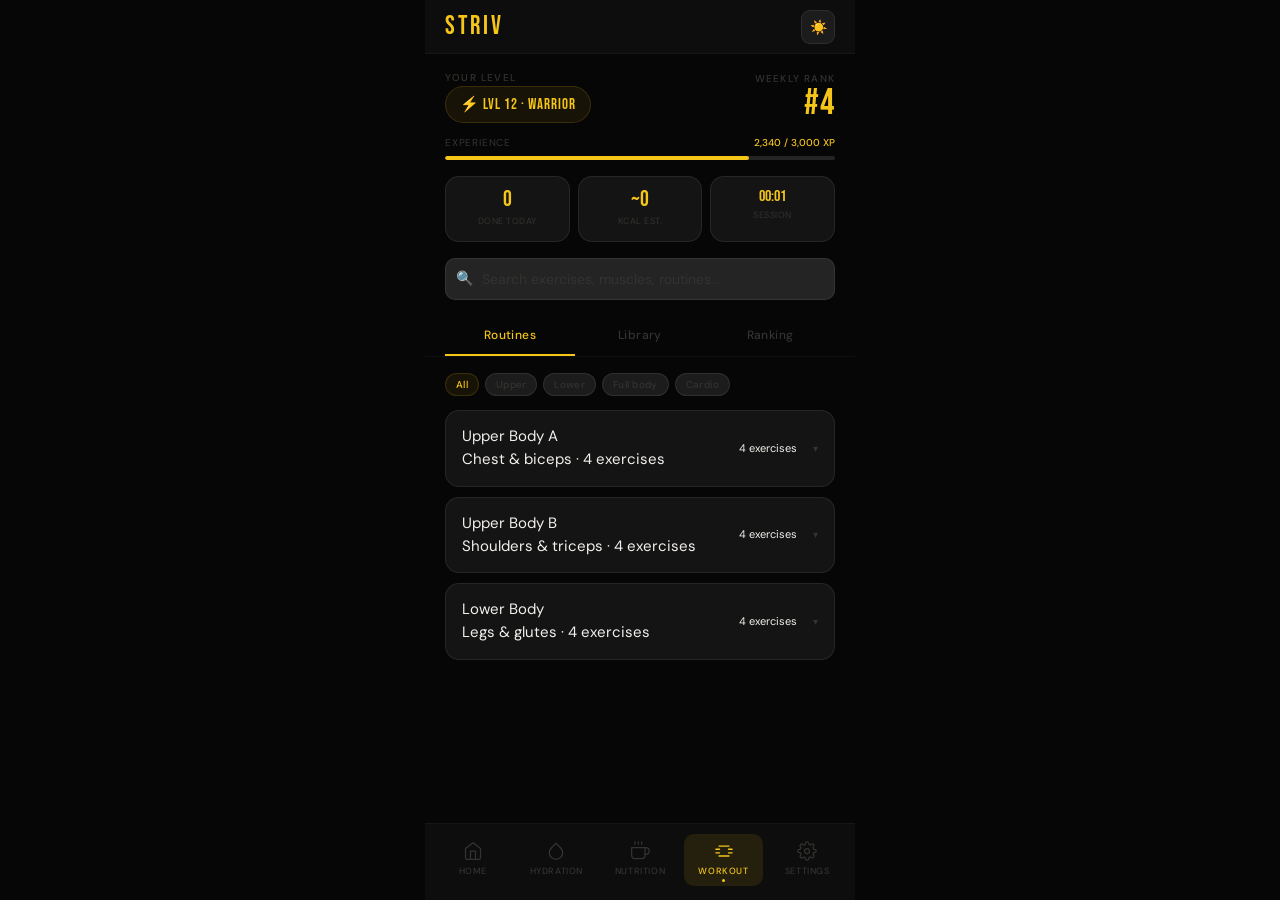
<file: workout.html>
<!DOCTYPE html>
<html lang="en" data-theme="dark">
<head>
  <meta charset="UTF-8">
  <meta name="viewport" content="width=device-width, initial-scale=1.0, maximum-scale=1.0">
  <title>Striv — Workout</title>
  <link rel="stylesheet" href="css/variables.css">
  <link rel="stylesheet" href="css/base.css">
  <link rel="stylesheet" href="css/components.css">
</head>
<body>
<div class="app-shell">
  <header class="top-bar">
    <span class="top-bar-logo">STRIV</span>
    <div class="top-actions">
      <button class="icon-btn" onclick="ThemeEngine.toggleTheme()"><span class="theme-toggle-icon">☀️</span></button>
    </div>
  </header>
  <main class="page-content page-enter">

    <div class="px mt-16 between stagger-1">
      <div>
        <p class="eyebrow mb-4">Your level</p>
        <div class="level-pill">⚡ LVL 12 · WARRIOR</div>
      </div>
      <div style="text-align:right;">
        <p class="eyebrow mb-4">Weekly rank</p>
        <div class="rank-big">#4</div>
      </div>
    </div>

    <div class="px mt-12 stagger-1">
      <div class="xp-row"><span class="xp-label">Experience</span><span class="xp-val">2,340 / 3,000 XP</span></div>
      <div class="xp-track"><div class="xp-fill" id="xp-fill" style="width:0%;"></div></div>
    </div>

    <div class="stat-chips mt-16 stagger-2">
      <div class="s-chip"><div class="s-chip-val" id="stat-done">0</div><div class="s-chip-label">Done today</div></div>
      <div class="s-chip"><div class="s-chip-val" id="stat-kcal">0</div><div class="s-chip-label">kcal est.</div></div>
      <div class="s-chip"><div class="s-chip-val" id="timer" style="font-size:16px;letter-spacing:0;">00:00</div><div class="s-chip-label">Session</div></div>
    </div>

    <div class="px mt-16 stagger-2">
      <div class="search-wrap">
        <span class="search-icon">🔍</span>
        <input type="text" id="search-input" placeholder="Search exercises, muscles, routines…"
          style="padding:11px 12px 11px 36px;width:100%;" oninput="handleSearch(this.value)">
      </div>
    </div>
    <div id="search-results" style="display:none;margin:10px 20px 0;">
      <div class="card-flush" id="search-list"></div>
    </div>

    <div class="tab-row mt-16 stagger-3">
      <button class="tab-btn active" onclick="switchTab('routines',this)">Routines</button>
      <button class="tab-btn" onclick="switchTab('exercises',this)">Library</button>
      <button class="tab-btn" onclick="switchTab('ranking',this)">Ranking</button>
    </div>

    <!-- Routines -->
    <div class="tab-panel active px mt-16" id="tab-routines">
      <div class="scroll-x gap-6 mb-12">
        <button class="mchip chest" data-f="all"    onclick="setFilter('all',this)">All</button>
        <button class="mchip"       data-f="upper"  onclick="setFilter('upper',this)">Upper</button>
        <button class="mchip"       data-f="lower"  onclick="setFilter('lower',this)">Lower</button>
        <button class="mchip"       data-f="full"   onclick="setFilter('full',this)">Full body</button>
        <button class="mchip"       data-f="cardio" onclick="setFilter('cardio',this)">Cardio</button>
      </div>
      <div id="routine-list"></div>
    </div>

    <!-- Library -->
    <div class="tab-panel" id="tab-exercises">
      <div style="padding:16px 20px 0;">
        <div class="scroll-x gap-6 mb-12">
          <button class="mchip chest"     onclick="filterLib('all',this)">All</button>
          <button class="mchip chest"     onclick="filterLib('chest',this)">Chest</button>
          <button class="mchip back"      onclick="filterLib('back',this)">Back</button>
          <button class="mchip legs"      onclick="filterLib('legs',this)">Legs</button>
          <button class="mchip shoulders" onclick="filterLib('shoulders',this)">Shoulders</button>
          <button class="mchip arms"      onclick="filterLib('arms',this)">Arms</button>
        </div>
        <div class="card-flush" id="exercise-library"></div>
      </div>
    </div>

    <!-- Ranking -->
    <div class="tab-panel" id="tab-ranking">
      <div style="padding:16px 20px 0;">
        <div class="scroll-x gap-6 mb-16">
          <button class="mchip chest" onclick="switchRank('weekly',this)">This week</button>
          <button class="mchip"       onclick="switchRank('monthly',this)">This month</button>
          <button class="mchip"       onclick="switchRank('alltime',this)">All time</button>
        </div>
        <!-- Podium -->
        <div style="display:flex;align-items:flex-end;justify-content:center;gap:10px;margin-bottom:20px;">
          <div style="flex:1;text-align:center;">
            <div style="width:42px;height:42px;border-radius:50%;background:rgba(176,176,176,0.1);border:1.5px solid #B0B0B0;display:flex;align-items:center;justify-content:center;font-family:var(--font-head);font-size:12px;font-weight:300;margin:0 auto 6px;">CR</div>
            <p style="font-size:11px;font-weight:500;">Carlos R.</p>
            <p style="font-size:10px;color:var(--t3);">2,180 XP</p>
            <div style="background:rgba(176,176,176,0.08);border-radius:6px 6px 0 0;height:50px;margin-top:8px;display:flex;align-items:center;justify-content:center;font-size:18px;">🥈</div>
          </div>
          <div style="flex:1;text-align:center;">
            <div style="width:48px;height:48px;border-radius:50%;background:var(--energy-bg);border:2px solid var(--energy-glow);display:flex;align-items:center;justify-content:center;font-family:var(--font-head);font-size:13px;font-weight:300;color:var(--energy);margin:0 auto 6px;">AL</div>
            <p style="font-size:12px;font-weight:500;">Ana L.</p>
            <p style="font-size:10px;color:var(--energy);">3,450 XP</p>
            <div style="background:var(--energy-bg);border-radius:6px 6px 0 0;height:70px;margin-top:8px;display:flex;align-items:center;justify-content:center;font-size:22px;">🥇</div>
          </div>
          <div style="flex:1;text-align:center;">
            <div style="width:42px;height:42px;border-radius:50%;background:rgba(205,127,50,0.1);border:1.5px solid #CD7F32;display:flex;align-items:center;justify-content:center;font-family:var(--font-head);font-size:12px;font-weight:300;margin:0 auto 6px;">MB</div>
            <p style="font-size:11px;font-weight:500;">Marco B.</p>
            <p style="font-size:10px;color:var(--t3);">1,970 XP</p>
            <div style="background:rgba(205,127,50,0.08);border-radius:6px 6px 0 0;height:38px;margin-top:8px;display:flex;align-items:center;justify-content:center;font-size:15px;">🥉</div>
          </div>
        </div>
        <div class="card-flush" id="rank-list"></div>
      </div>
    </div>

    <div style="height:20px;"></div>
  </main>
  <nav class="bottom-nav" id="bottom-nav"></nav>
</div>
<div class="toast"></div>
<script src="js/app.js"></script>
<script src="js/workout.js"></script>
<script>
  renderNav('workout');
  initWorkout();
  setTimeout(() => { document.getElementById('xp-fill').style.width='78%'; }, 300);
</script>
</body>
</html>
</file>
<file: css/variables.css>
@import url('https://fonts.googleapis.com/css2?family=Bebas+Neue&family=DM+Sans:ital,wght@0,200;0,300;0,400;0,500;1,300&family=Syne:wght@300;400;700;800&display=swap');

/* ── CORE TOKENS ── */
:root {
  --font-display: 'Bebas Neue', sans-serif;
  --font-head:    'Syne', sans-serif;
  --font-body:    'DM Sans', sans-serif;

  --radius-xs: 6px;
  --radius-sm: 10px;
  --radius-md: 14px;
  --radius-lg: 20px;
  --radius-xl: 28px;
  --transition: 0.18s ease;
  --transition-slow: 0.35s ease;
}

/* ══ DARK — sport editorial ══ */
[data-theme="dark"] {
  /* Surfaces — progressively lighter */
  --bg-0:       #060606;   /* page base */
  --bg-1:       #0D0D0D;   /* top bar, nav */
  --bg-2:       #141414;   /* cards */
  --bg-3:       #1C1C1C;   /* elevated card */
  --bg-4:       #242424;   /* inputs, hover */

  /* Borders */
  --border-0:  rgba(255,255,255,0.04);
  --border-1:  rgba(255,255,255,0.08);
  --border-2:  rgba(255,255,255,0.14);

  /* Text */
  --t1: #F2F0EC;
  --t2: #6E6B64;
  --t3: #343330;

  /* Energy accent — yellow only for KEY data */
  --energy:     #F5C518;
  --energy-dim: #B8920A;
  --energy-bg:  rgba(245,197,24,0.07);
  --energy-glow:rgba(245,197,24,0.15);

  /* Semantic */
  --water:   #3BA6F0;  --water-bg:  rgba(59,166,240,0.08);
  --life:    #3DD68C;  --life-bg:   rgba(61,214,140,0.08);
  --burn:    #FF5E3A;  --burn-bg:   rgba(255,94,58,0.08);
  --iris:    #9E78F5;  --iris-bg:   rgba(158,120,245,0.08);

  /* Nav pill */
  --nav-pill: rgba(245,197,24,0.10);
}

/* ══ MINERAL ══ */
[data-theme="mineral"] {
  --bg-0: #0A0E18;
  --bg-1: #0F1520;
  --bg-2: #161E30;
  --bg-3: #1E2840;
  --bg-4: #263050;

  --border-0: rgba(80,120,200,0.06);
  --border-1: rgba(80,120,200,0.10);
  --border-2: rgba(80,120,200,0.18);

  --t1: #E8EDF8;
  --t2: #5A6890;
  --t3: #2E3860;

  --energy:     #F5C518;
  --energy-dim: #B8920A;
  --energy-bg:  rgba(245,197,24,0.07);
  --energy-glow:rgba(245,197,24,0.12);

  --water:  #4FBDFF; --water-bg:  rgba(79,189,255,0.08);
  --life:   #3DD68C; --life-bg:   rgba(61,214,140,0.08);
  --burn:   #FF5E3A; --burn-bg:   rgba(255,94,58,0.08);
  --iris:   #9E78F5; --iris-bg:   rgba(158,120,245,0.08);

  --nav-pill: rgba(245,197,24,0.10);
}

/* ══ LIGHT — warm newspaper ══ */
[data-theme="light"] {
  --bg-0: #F5F3EE;
  --bg-1: #EDE9E0;
  --bg-2: #FFFFFF;
  --bg-3: #F8F6F1;
  --bg-4: #EDEBE4;

  --border-0: rgba(0,0,0,0.05);
  --border-1: rgba(0,0,0,0.09);
  --border-2: rgba(0,0,0,0.15);

  --t1: #111008;
  --t2: #6B6558;
  --t3: #B8B4A8;

  --energy:     #9A7A08;
  --energy-dim: #7A6006;
  --energy-bg:  rgba(154,122,8,0.07);
  --energy-glow:rgba(154,122,8,0.12);

  --water:  #0077CC; --water-bg:  rgba(0,119,204,0.07);
  --life:   #1A9E5C; --life-bg:   rgba(26,158,92,0.07);
  --burn:   #CC3311; --burn-bg:   rgba(204,51,17,0.07);
  --iris:   #6B3FCC; --iris-bg:   rgba(107,63,204,0.07);

  --nav-pill: rgba(154,122,8,0.10);
}
</file>
<file: css/base.css>
/* ── Reset ── */
*, *::before, *::after { box-sizing: border-box; margin: 0; padding: 0; }
html { scroll-behavior: smooth; }

body {
  font-family: var(--font-body);
  background: var(--bg-0);
  color: var(--t1);
  min-height: 100vh;
  font-size: 15px;
  line-height: 1.55;
  -webkit-font-smoothing: antialiased;
  -moz-osx-font-smoothing: grayscale;
  transition: background 0.3s, color 0.3s;
}

a { color: inherit; text-decoration: none; }
button { cursor: pointer; font-family: var(--font-body); border: none; background: none; color: inherit; }
img { display: block; max-width: 100%; }

input, select, textarea {
  font-family: var(--font-body);
  color: var(--t1);
  background: var(--bg-4);
  border: 1px solid var(--border-1);
  border-radius: var(--radius-sm);
  font-size: 14px;
  outline: none;
  transition: border-color var(--transition), background var(--transition);
}
input:focus, textarea:focus, select:focus {
  border-color: var(--energy);
  background: var(--bg-3);
}
input::placeholder { color: var(--t3); }

/* ── Typography ── */
.display { font-family: var(--font-display); letter-spacing: 1px; line-height: 0.9; }
h1, h2, h3 { font-family: var(--font-head); font-weight: 300; }
h1 { font-size: 32px; letter-spacing: -1.2px; line-height: 1.05; }
h2 { font-size: 22px; letter-spacing: -0.6px; }
h3 { font-size: 17px; letter-spacing: -0.3px; }
.num { font-family: var(--font-display); letter-spacing: 0.5px; }

/* ── App shell ── */
.app-shell {
  max-width: 430px;
  margin: 0 auto;
  min-height: 100vh;
  display: flex;
  flex-direction: column;
  background: var(--bg-0);
  position: relative;
}

/* ══ TOP BAR ══ */
.top-bar {
  display: flex;
  align-items: center;
  justify-content: space-between;
  padding: 0 20px;
  height: 54px;
  background: var(--bg-1);
  border-bottom: 1px solid var(--border-0);
  position: sticky;
  top: 0;
  z-index: 100;
}

.top-bar-logo {
  font-family: var(--font-display);
  font-size: 26px;
  letter-spacing: 3px;
  color: var(--energy);
  line-height: 1;
}

.top-actions { display: flex; gap: 8px; align-items: center; }

.icon-btn {
  width: 34px; height: 34px;
  border-radius: 9px;
  background: var(--bg-3);
  border: 1px solid var(--border-1);
  display: flex; align-items: center; justify-content: center;
  font-size: 14px;
  transition: all var(--transition);
  color: var(--t2);
}
.icon-btn:hover { border-color: var(--energy); color: var(--energy); }

/* ══ BOTTOM NAV — reimagined ══ */
.bottom-nav {
  display: flex;
  background: var(--bg-1);
  border-top: 1px solid var(--border-0);
  padding: 10px 8px max(14px, env(safe-area-inset-bottom));
  position: sticky;
  bottom: 0;
  z-index: 100;
  gap: 4px;
}

.nav-item {
  flex: 1;
  display: flex;
  flex-direction: column;
  align-items: center;
  justify-content: center;
  gap: 4px;
  padding: 7px 4px;
  border-radius: var(--radius-sm);
  color: var(--t3);
  font-size: 9px;
  font-weight: 500;
  text-decoration: none;
  letter-spacing: 0.6px;
  text-transform: uppercase;
  transition: color var(--transition), background var(--transition);
  position: relative;
}

.nav-item:hover { color: var(--t2); background: var(--bg-3); }

.nav-item.active {
  color: var(--energy);
  background: var(--nav-pill);
}

.nav-item svg {
  width: 20px;
  height: 20px;
  transition: transform var(--transition);
}

.nav-item.active svg { transform: scale(1.08); }

/* Active indicator dot */
.nav-item.active::after {
  content: '';
  position: absolute;
  bottom: 4px;
  width: 3px; height: 3px;
  border-radius: 50%;
  background: var(--energy);
}

/* ── Page content ── */
.page-content { flex: 1; padding-bottom: 8px; overflow-y: auto; }

/* ── Staggered page entrance ── */
.page-enter .stagger-1 { animation: slideUp 0.35s ease both; }
.page-enter .stagger-2 { animation: slideUp 0.35s 0.06s ease both; }
.page-enter .stagger-3 { animation: slideUp 0.35s 0.12s ease both; }
.page-enter .stagger-4 { animation: slideUp 0.35s 0.18s ease both; }
.page-enter .stagger-5 { animation: slideUp 0.35s 0.24s ease both; }

@keyframes slideUp {
  from { opacity: 0; transform: translateY(14px); }
  to   { opacity: 1; transform: translateY(0); }
}
@keyframes fadeIn {
  from { opacity: 0; }
  to   { opacity: 1; }
}

/* ── Cards ── */
.card {
  background: var(--bg-2);
  border: 1px solid var(--border-1);
  border-radius: var(--radius-lg);
  padding: 20px;
}
.card-sm {
  background: var(--bg-2);
  border: 1px solid var(--border-1);
  border-radius: var(--radius-md);
  padding: 14px 16px;
}
.card-flush {
  background: var(--bg-2);
  border: 1px solid var(--border-1);
  border-radius: var(--radius-md);
  overflow: hidden;
}

/* Card with energy glow on hover */
.card-glow {
  transition: box-shadow var(--transition-slow);
}
.card-glow:hover {
  box-shadow: 0 0 0 1px var(--energy-glow), 0 8px 32px rgba(0,0,0,0.3);
}

/* ── Buttons ── */
.btn {
  display: inline-flex; align-items: center; justify-content: center;
  gap: 7px; padding: 11px 20px;
  border-radius: var(--radius-sm);
  font-size: 14px; font-weight: 500;
  transition: all var(--transition);
  white-space: nowrap;
}
.btn-energy {
  background: var(--energy);
  color: #080808;
  font-family: var(--font-head);
  font-weight: 600;
  letter-spacing: 0.2px;
}
.btn-energy:hover  { background: var(--energy-dim); }
.btn-energy:active { transform: scale(0.97); }

.btn-ghost {
  background: var(--bg-3);
  color: var(--t2);
  border: 1px solid var(--border-1);
}
.btn-ghost:hover { border-color: var(--energy); color: var(--energy); background: var(--energy-bg); }

.btn-full { width: 100%; }

/* ── Badges ── */
.badge {
  display: inline-flex; align-items: center;
  padding: 3px 9px; border-radius: 100px;
  font-size: 11px; font-weight: 500; letter-spacing: 0.1px;
}
.b-energy { background: var(--energy-bg);  color: var(--energy); }
.b-water  { background: var(--water-bg);   color: var(--water); }
.b-life   { background: var(--life-bg);    color: var(--life); }
.b-burn   { background: var(--burn-bg);    color: var(--burn); }
.b-iris   { background: var(--iris-bg);    color: var(--iris); }

/* ── Progress ── */
.track { background: var(--bg-4); border-radius: 100px; overflow: hidden; }
.fill  { height: 100%; border-radius: 100px; transition: width 0.7s cubic-bezier(0.16,1,0.3,1); }
.fill-energy { background: var(--energy); }
.fill-water  { background: var(--water); }
.fill-life   { background: var(--life); }
.fill-burn   { background: var(--burn); }

/* ── Section label ── */
.eyebrow {
  font-size: 10px; font-weight: 500;
  text-transform: uppercase; letter-spacing: 1.2px;
  color: var(--t3);
}

/* ── Divider ── */
.div { height: 1px; background: var(--border-0); }

/* ── Scroll X ── */
.scroll-x { display: flex; gap: 8px; overflow-x: auto; padding-bottom: 2px; scrollbar-width: none; }
.scroll-x::-webkit-scrollbar { display: none; }

/* ── Toast ── */
.toast {
  position: fixed; bottom: 92px; left: 50%;
  transform: translateX(-50%) translateY(10px);
  background: var(--bg-3); border: 1px solid var(--border-2);
  color: var(--t1); padding: 9px 16px;
  border-radius: var(--radius-sm); font-size: 12px; font-weight: 400;
  opacity: 0; transition: all 0.22s ease; z-index: 9999;
  white-space: nowrap; pointer-events: none; letter-spacing: 0.2px;
}
.toast.show { opacity: 1; transform: translateX(-50%) translateY(0); }

/* ── Auth ── */
.auth-wrap {
  min-height: 100vh; display: flex; flex-direction: column;
}
.auth-hero {
  padding: 60px 28px 44px; text-align: center;
  background: var(--bg-1); border-bottom: 1px solid var(--border-0);
  position: relative; overflow: hidden;
}
/* Subtle grid lines in auth hero */
.auth-hero::before {
  content: '';
  position: absolute; inset: 0;
  background-image:
    linear-gradient(var(--border-0) 1px, transparent 1px),
    linear-gradient(90deg, var(--border-0) 1px, transparent 1px);
  background-size: 40px 40px;
  pointer-events: none;
}
.auth-logo {
  font-family: var(--font-display);
  font-size: 72px;
  letter-spacing: 8px;
  color: var(--energy);
  line-height: 1;
  position: relative;
}
.auth-sub {
  font-size: 13px; color: var(--t2); margin-top: 10px;
  font-style: italic; font-weight: 300; position: relative;
}
.auth-form {
  padding: 32px 24px; flex: 1;
  display: flex; flex-direction: column; gap: 14px;
}
.form-label {
  font-size: 10px; font-weight: 500;
  letter-spacing: 1px; text-transform: uppercase;
  color: var(--t3); display: block; margin-bottom: 5px;
}
.auth-switch { text-align: center; font-size: 13px; color: var(--t2); }
.auth-switch a { color: var(--energy); font-weight: 500; }

/* ── Ring / SVG ── */
.ring-svg { transform: rotate(-90deg); }
.ring-track { stroke: var(--bg-4); }
.ring-fill  { stroke-linecap: round; transition: stroke-dashoffset 1s cubic-bezier(0.16,1,0.3,1); }

/* ── Utilities ── */
.px    { padding-left: 20px; padding-right: 20px; }
.mx    { margin-left: 20px; margin-right: 20px; }
.mt-4  { margin-top: 4px; }
.mt-8  { margin-top: 8px; }
.mt-12 { margin-top: 12px; }
.mt-16 { margin-top: 16px; }
.mt-20 { margin-top: 20px; }
.mt-24 { margin-top: 24px; }
.mb-8  { margin-bottom: 8px; }
.mb-12 { margin-bottom: 12px; }
.between { display: flex; justify-content: space-between; align-items: center; }
.center  { display: flex; align-items: center; }
.col     { display: flex; flex-direction: column; }
.gap-6   { gap: 6px; }
.gap-8   { gap: 8px; }
.gap-10  { gap: 10px; }
.gap-12  { gap: 12px; }
.t-energy { color: var(--energy); }
.t-2      { color: var(--t2); }
.t-3      { color: var(--t3); }
.t-water  { color: var(--water); }
.t-life   { color: var(--life); }
.t-burn   { color: var(--burn); }
.fw-300   { font-weight: 300; }
.fw-500   { font-weight: 500; }
.text-sm  { font-size: 13px; }
.text-xs  { font-size: 11px; }
.text-xxs { font-size: 10px; }
.full     { width: 100%; }
.center-x { text-align: center; }
</file>
<file: css/components.css>
/* ══ DASHBOARD ══ */
.dash-greeting { padding: 24px 20px 0; }
.dash-greeting h1 { font-size: 30px; font-weight: 200; letter-spacing: -1.2px; line-height: 1.1; }
.dash-greeting h1 em { font-style: normal; color: var(--energy); }
.dash-date { font-size: 11px; color: var(--t3); margin-top: 5px; letter-spacing: 0.5px; text-transform: uppercase; }

/* Steps hero */
.steps-hero {
  margin: 16px 20px;
  background: var(--bg-2);
  border: 1px solid var(--border-1);
  border-radius: var(--radius-lg);
  padding: 20px;
  display: flex;
  align-items: center;
  gap: 20px;
  position: relative;
  overflow: hidden;
}
/* Subtle energy shimmer line */
.steps-hero::after {
  content: '';
  position: absolute;
  top: 0; left: 0; right: 0;
  height: 1px;
  background: linear-gradient(90deg, transparent, var(--energy-glow), transparent);
}

.ring-wrap { position: relative; flex-shrink: 0; }
.ring-center {
  position: absolute; inset: 0;
  display: flex; flex-direction: column; align-items: center; justify-content: center;
}
.ring-center .rval { font-family: var(--font-display); font-size: 19px; color: var(--energy); line-height: 1; letter-spacing: 1px; }
.ring-center .runit { font-size: 9px; color: var(--t3); letter-spacing: 0.5px; margin-top: 1px; }

.steps-data { flex: 1; }
.steps-data .big { font-family: var(--font-display); font-size: 38px; color: var(--t1); letter-spacing: 1px; line-height: 1; }
.steps-data .sub { font-size: 11px; color: var(--t2); margin-top: 5px; }

/* Metrics grid */
.metrics-grid {
  display: grid;
  grid-template-columns: repeat(3, minmax(0,1fr));
  gap: 8px; padding: 0 20px;
}
.m-tile {
  background: var(--bg-2); border: 1px solid var(--border-1);
  border-radius: var(--radius-md); padding: 14px 10px; text-align: center;
  transition: border-color var(--transition);
  position: relative; overflow: hidden;
}
.m-tile:hover { border-color: var(--border-2); }
.m-icon  { font-size: 18px; line-height: 1; margin-bottom: 7px; }
.m-val   { font-family: var(--font-display); font-size: 22px; letter-spacing: 0.5px; line-height: 1; color: var(--t1); }
.m-label { font-size: 9px; color: var(--t3); margin-top: 4px; letter-spacing: 0.5px; text-transform: uppercase; }

/* Overview bar */
.overview-card { margin: 12px 20px; }
.ov-row { margin-bottom: 10px; }
.ov-row:last-child { margin-bottom: 0; }
.ov-labels { display: flex; justify-content: space-between; margin-bottom: 5px; }
.ov-label { font-size: 11px; color: var(--t2); }
.ov-pct   { font-size: 11px; color: var(--t3); }

/* Feed */
.feed { display: flex; flex-direction: column; gap: 7px; padding: 0 20px; }
.feed-row {
  display: flex; align-items: center; gap: 12px;
  background: var(--bg-2); border: 1px solid var(--border-0);
  border-radius: var(--radius-md); padding: 12px 14px;
  transition: border-color var(--transition);
}
.feed-row:hover { border-color: var(--border-1); }
.feed-ic {
  width: 34px; height: 34px; border-radius: 8px;
  display: flex; align-items: center; justify-content: center;
  font-size: 16px; flex-shrink: 0;
}
.feed-body { flex: 1; }
.feed-body strong { font-size: 13px; font-weight: 500; display: block; line-height: 1.3; }
.feed-body span   { font-size: 11px; color: var(--t3); }

/* ══ HYDRATION ══ */
.water-hero { margin: 16px 20px; text-align: center; padding: 28px 20px 22px; position: relative; overflow: hidden; }
.water-hero::before {
  content: '';
  position: absolute; bottom: 0; left: 0; right: 0; height: 40%;
  background: linear-gradient(to top, var(--water-bg), transparent);
  pointer-events: none;
}
.water-big { font-family: var(--font-display); font-size: 76px; color: var(--water); letter-spacing: 1px; line-height: 1; position: relative; }
.water-big .unit { font-size: 28px; color: var(--t3); letter-spacing: 0; }
.water-sub { font-size: 11px; color: var(--t2); margin-top: 8px; position: relative; letter-spacing: 0.3px; }
.water-pct { font-size: 11px; color: var(--water); font-weight: 500; margin-top: 4px; position: relative; }

.containers {
  display: grid; grid-template-columns: repeat(3, minmax(0,1fr));
  gap: 8px; padding: 0 20px;
}
.cont-btn {
  background: var(--bg-2); border: 1px solid var(--border-1);
  border-radius: var(--radius-md); padding: 14px 8px;
  display: flex; flex-direction: column; align-items: center; gap: 4px;
  cursor: pointer; transition: all var(--transition);
}
.cont-btn:hover  { border-color: var(--water); background: var(--water-bg); }
.cont-btn:active { transform: scale(0.95); }
.cont-icon  { font-size: 22px; }
.cont-val   { font-family: var(--font-display); font-size: 17px; color: var(--water); letter-spacing: 0.5px; }
.cont-label { font-size: 9px; color: var(--t3); text-transform: uppercase; letter-spacing: 0.5px; }

.quick-chips { display: flex; gap: 7px; padding: 0 20px; }
.qchip {
  background: var(--bg-2); border: 1px solid var(--border-1);
  border-radius: 100px; padding: 7px 14px;
  font-size: 12px; color: var(--water);
  font-family: var(--font-display); letter-spacing: 0.5px;
  cursor: pointer; transition: all var(--transition);
}
.qchip:hover { border-color: var(--water); background: var(--water-bg); }

.log-row {
  display: flex; align-items: center; justify-content: space-between;
  padding: 11px 16px; border-bottom: 1px solid var(--border-0);
  animation: slideUp 0.2s ease;
}
.log-row:last-child { border-bottom: none; }
.log-name { font-size: 13px; font-weight: 400; }
.log-meta { font-size: 10px; color: var(--t3); margin-top: 1px; letter-spacing: 0.3px; }
.log-ml   { font-family: var(--font-display); font-size: 16px; color: var(--water); letter-spacing: 0.5px; }

.weekly-mini { display: flex; align-items: flex-end; gap: 5px; height: 44px; }
.wbar { flex: 1; background: var(--water); border-radius: 3px; opacity: 0.5; transition: opacity var(--transition); }
.wbar:hover { opacity: 0.9; }
.wbar.today { opacity: 0.9; border: 1px dashed var(--water); background: transparent; }

/* ══ WORKOUT ══ */
.level-row { display: flex; align-items: center; justify-content: space-between; }
.level-pill {
  display: inline-flex; align-items: center; gap: 6px;
  background: var(--energy-bg); border: 1px solid var(--energy-glow);
  border-radius: 100px; padding: 6px 14px;
  font-family: var(--font-display); font-size: 15px; letter-spacing: 1px;
  color: var(--energy);
}
.rank-big { font-family: var(--font-display); font-size: 36px; color: var(--energy); letter-spacing: 1px; line-height: 1; }

.xp-row   { display: flex; justify-content: space-between; margin-bottom: 6px; }
.xp-label { font-size: 10px; color: var(--t3); letter-spacing: 0.8px; text-transform: uppercase; }
.xp-val   { font-size: 10px; color: var(--energy); font-weight: 500; }
.xp-track { height: 4px; background: var(--bg-4); border-radius: 100px; overflow: hidden; }
.xp-fill  { height: 100%; background: var(--energy); border-radius: 100px; transition: width 1.2s cubic-bezier(0.16,1,0.3,1); }

.stat-chips { display: flex; gap: 8px; padding: 0 20px; }
.s-chip {
  flex: 1; background: var(--bg-2); border: 1px solid var(--border-1);
  border-radius: var(--radius-md); padding: 12px 8px; text-align: center;
}
.s-chip-val   { font-family: var(--font-display); font-size: 22px; color: var(--energy); letter-spacing: 0.5px; line-height: 1; }
.s-chip-label { font-size: 9px; color: var(--t3); margin-top: 4px; text-transform: uppercase; letter-spacing: 0.5px; }

.tab-row { display: flex; border-bottom: 1px solid var(--border-0); padding: 0 20px; }
.tab-btn {
  flex: 1; padding: 11px 0; font-size: 12px; font-weight: 500;
  color: var(--t3); border-bottom: 2px solid transparent;
  transition: all var(--transition); text-align: center;
  background: none; border-top: none; border-left: none; border-right: none;
  letter-spacing: 0.4px;
}
.tab-btn.active { color: var(--energy); border-bottom-color: var(--energy); }
.tab-panel { display: none; }
.tab-panel.active { display: block; animation: slideUp 0.25s ease; }

.routine-card {
  background: var(--bg-2); border: 1px solid var(--border-1);
  border-radius: var(--radius-md); overflow: hidden; margin-bottom: 10px;
}
.routine-head {
  padding: 14px 16px; display: flex; align-items: center; justify-content: space-between;
  cursor: pointer; transition: background var(--transition);
}
.routine-head:hover { background: var(--bg-3); }
.r-title { font-family: var(--font-head); font-size: 15px; font-weight: 400; letter-spacing: -0.3px; }
.r-sub   { font-size: 11px; color: var(--t3); margin-top: 2px; }
.chevron { color: var(--t3); font-size: 10px; transition: transform 0.2s; margin-left: 8px; }
.routine-card.open .chevron { transform: rotate(180deg); }

.ex-body { border-top: 1px solid var(--border-0); }
.ex-row {
  display: flex; align-items: center; gap: 12px;
  padding: 12px 16px; border-bottom: 1px solid var(--border-0);
  cursor: pointer; transition: background var(--transition); user-select: none;
}
.ex-row:last-child { border-bottom: none; }
.ex-row:hover { background: var(--bg-3); }
.ex-row.done  { background: var(--life-bg); }
.ex-circle {
  width: 26px; height: 26px; border-radius: 50%;
  border: 1.5px solid var(--border-2);
  display: flex; align-items: center; justify-content: center;
  font-size: 10px; font-weight: 500; color: var(--t3); flex-shrink: 0;
  transition: all var(--transition); font-family: var(--font-head);
}
.ex-row.done .ex-circle { background: var(--life-bg); border-color: var(--life); color: var(--life); }
.ex-info { flex: 1; min-width: 0; }
.ex-info strong { font-size: 13px; font-weight: 500; display: block; }
.ex-info span   { font-size: 11px; color: var(--t3); }
.ex-dots { display: flex; gap: 3px; flex-shrink: 0; }
.sdot {
  width: 5px; height: 5px; border-radius: 50%;
  background: var(--bg-4); border: 1px solid var(--border-2);
  transition: all var(--transition);
}
.ex-row.done .sdot { background: var(--life); border-color: var(--life); }

/* Library */
.lib-item {
  display: flex; align-items: center; gap: 12px;
  padding: 12px 16px; border-bottom: 1px solid var(--border-0);
  cursor: pointer; transition: background var(--transition);
}
.lib-item:last-child { border-bottom: none; }
.lib-item:hover { background: var(--bg-3); }
.lib-icon { width: 34px; height: 34px; border-radius: 8px; display: flex; align-items: center; justify-content: center; font-size: 17px; flex-shrink: 0; }

/* Muscle chips */
.mchip {
  display: inline-flex; padding: 4px 10px; border-radius: 100px;
  font-size: 10px; font-weight: 500; letter-spacing: 0.3px;
  background: var(--bg-3); color: var(--t3); cursor: pointer;
  border: 1px solid var(--border-1); transition: all var(--transition);
}
.mchip:hover    { border-color: var(--border-2); color: var(--t2); }
.mchip.chest    { background: var(--energy-bg);  color: var(--energy); border-color: var(--energy-glow); }
.mchip.back     { background: var(--water-bg);   color: var(--water);  border-color: rgba(59,166,240,0.2); }
.mchip.legs     { background: var(--iris-bg);    color: var(--iris);   border-color: rgba(158,120,245,0.2); }
.mchip.shoulders{ background: var(--life-bg);    color: var(--life);   border-color: rgba(61,214,140,0.2); }
.mchip.arms     { background: var(--burn-bg);    color: var(--burn);   border-color: rgba(255,94,58,0.2); }

/* Ranking */
.rank-item {
  display: flex; align-items: center; gap: 12px;
  padding: 12px 16px; border-bottom: 1px solid var(--border-0);
  transition: background var(--transition);
}
.rank-item:last-child { border-bottom: none; }
.rank-item.me { background: var(--energy-bg); }
.rk-num  { font-family: var(--font-display); font-size: 16px; color: var(--t3); width: 22px; text-align: center; flex-shrink: 0; letter-spacing: 0.5px; }
.rk-gold   { color: #F5C518; }
.rk-silver { color: #B0B0B0; }
.rk-bronze { color: #CD7F32; }
.rk-avatar {
  width: 36px; height: 36px; border-radius: 50%;
  display: flex; align-items: center; justify-content: center;
  font-family: var(--font-head); font-size: 12px; font-weight: 300; flex-shrink: 0;
  border: 1px solid var(--border-1);
}
.rk-info { flex: 1; }
.rk-info strong { font-size: 13px; font-weight: 500; display: block; }
.rk-info span   { font-size: 11px; color: var(--t3); }
.rk-score { font-family: var(--font-display); font-size: 17px; color: var(--energy); letter-spacing: 0.5px; }

/* ══ NUTRITION ══ */
.kcal-display { font-family: var(--font-display); font-size: 68px; color: var(--life); letter-spacing: 1px; line-height: 1; }
.kcal-display .unit { font-size: 26px; color: var(--t3); letter-spacing: 0; }

.macro-pills { display: flex; gap: 8px; padding: 0 20px; }
.macro-pill {
  flex: 1; background: var(--bg-2); border: 1px solid var(--border-1);
  border-radius: var(--radius-md); padding: 12px 8px; text-align: center;
}
.mp-val   { font-family: var(--font-display); font-size: 20px; letter-spacing: 0.5px; line-height: 1; }
.mp-label { font-size: 9px; color: var(--t3); margin-top: 4px; text-transform: uppercase; letter-spacing: 0.5px; }
.mp-bar   { width: 100%; height: 3px; border-radius: 100px; margin-top: 8px; background: var(--bg-4); overflow: hidden; }
.mp-fill  { height: 100%; border-radius: 100px; }

.meal-card {
  background: var(--bg-2); border: 1px solid var(--border-1);
  border-radius: var(--radius-md); padding: 13px 15px;
  display: flex; align-items: center; gap: 12px;
  transition: border-color var(--transition);
}
.meal-card:hover { border-color: var(--border-2); }
.meal-icon { width: 36px; height: 36px; border-radius: 8px; background: var(--life-bg); display: flex; align-items: center; justify-content: center; font-size: 17px; flex-shrink: 0; }
.meal-info { flex: 1; min-width: 0; }
.meal-info strong { font-size: 13px; font-weight: 500; display: block; }
.meal-info span   { font-size: 11px; color: var(--t3); }
.meal-kcal { font-family: var(--font-display); font-size: 18px; color: var(--life); letter-spacing: 0.5px; }

/* Scanner */
.scanner-box {
  background: var(--bg-2); border: 1px solid var(--border-1);
  border-radius: var(--radius-lg); overflow: hidden; margin: 0 20px;
}
.scanner-view {
  width: 100%; height: 190px; background: var(--bg-3);
  display: flex; align-items: center; justify-content: center;
  position: relative; overflow: hidden;
}
.scan-line {
  position: absolute; width: 76%; height: 2px;
  background: var(--energy); opacity: 0.8; left: 12%;
  box-shadow: 0 0 8px var(--energy-glow);
  animation: scan 2.2s ease-in-out infinite;
}
@keyframes scan {
  0%,100% { top: 28px; }
  50%      { top: calc(100% - 28px); }
}
.scan-corner {
  position: absolute; width: 36px; height: 36px;
  border-color: var(--energy); border-style: solid;
}
.sc-tl { top:16px; left:16px;  border-width: 2px 0 0 2px; border-radius: 3px 0 0 0; }
.sc-tr { top:16px; right:16px; border-width: 2px 2px 0 0; border-radius: 0 3px 0 0; }
.sc-bl { bottom:16px; left:16px;  border-width: 0 0 2px 2px; border-radius: 0 0 0 3px; }
.sc-br { bottom:16px; right:16px; border-width: 0 2px 2px 0; border-radius: 0 0 3px 0; }
.scan-hint { position: absolute; bottom: 14px; left: 50%; transform: translateX(-50%); font-size: 10px; color: var(--t3); letter-spacing: 0.6px; white-space: nowrap; text-transform: uppercase; }
.barcode-bg { display: flex; gap: 3px; align-items: flex-end; height: 80px; opacity: 0.08; }
.bc-bar { background: var(--t1); border-radius: 1px; width: 3px; }

.scan-result { display: none; padding: 14px 16px; border-top: 1px solid var(--border-1); animation: slideUp 0.25s ease; }
.scan-result.show { display: block; }

/* Friends */
.friend-item {
  display: flex; align-items: center; gap: 12px;
  padding: 12px 16px; border-bottom: 1px solid var(--border-0);
  transition: background var(--transition);
}
.friend-item:last-child { border-bottom: none; }
.friend-item:hover { background: var(--bg-3); }
.f-avatar-wrap { position: relative; flex-shrink: 0; }
.f-avatar {
  width: 38px; height: 38px; border-radius: 50%;
  display: flex; align-items: center; justify-content: center;
  font-family: var(--font-head); font-size: 12px; font-weight: 300;
  border: 1px solid var(--border-1);
}
.f-online {
  width: 9px; height: 9px; border-radius: 50%;
  background: var(--life); border: 2px solid var(--bg-0);
  position: absolute; bottom: 0; right: 0;
}
.f-info { flex: 1; }
.f-info strong { font-size: 13px; font-weight: 500; display: block; }
.f-info span   { font-size: 11px; color: var(--t3); }
.f-stat strong { font-family: var(--font-display); font-size: 15px; color: var(--energy); letter-spacing: 0.5px; display: block; text-align: right; }
.f-stat span   { font-size: 9px; color: var(--t3); text-align: right; display: block; text-transform: uppercase; letter-spacing: 0.4px; }
.add-btn {
  padding: 5px 12px; border-radius: 100px; font-size: 11px; font-weight: 500;
  background: var(--energy-bg); color: var(--energy);
  border: 1px solid var(--energy-glow); cursor: pointer;
  transition: all var(--transition); white-space: nowrap;
}
.add-btn:hover { background: var(--energy); color: #080808; }
.add-btn.added { background: var(--life-bg); color: var(--life); border-color: rgba(61,214,140,0.2); }

/* ══ SETTINGS ══ */
.profile-strip {
  margin: 16px 20px;
  display: flex; align-items: center; gap: 14px;
}
.p-avatar {
  width: 50px; height: 50px; border-radius: 50%;
  background: var(--energy-bg); border: 1.5px solid var(--energy-glow);
  display: flex; align-items: center; justify-content: center;
  font-family: var(--font-display); font-size: 18px; letter-spacing: 1px;
  color: var(--energy); flex-shrink: 0;
}
.p-name { font-family: var(--font-head); font-size: 17px; font-weight: 300; letter-spacing: -0.4px; }
.p-mail { font-size: 12px; color: var(--t3); margin-top: 2px; }

.settings-group { padding: 0 20px; margin-bottom: 20px; }
.s-row {
  display: flex; align-items: center; justify-content: space-between;
  padding: 13px 16px; border-bottom: 1px solid var(--border-0);
}
.s-row:last-child { border-bottom: none; }
.s-label { display: flex; align-items: center; gap: 10px; font-size: 13px; font-weight: 400; }
.s-icon  { width: 28px; height: 28px; border-radius: 7px; background: var(--bg-3); display: flex; align-items: center; justify-content: center; font-size: 13px; }
.s-value { font-size: 12px; color: var(--t3); }

.theme-pills { display: flex; gap: 5px; }
.t-pill {
  padding: 5px 11px; border-radius: 100px; font-size: 11px; font-weight: 500;
  border: 1px solid var(--border-1); background: var(--bg-3);
  color: var(--t2); cursor: pointer; transition: all var(--transition);
}
.t-pill.active { background: var(--energy-bg); border-color: var(--energy-glow); color: var(--energy); }

.swatches { display: flex; gap: 8px; flex-wrap: wrap; }
.swatch {
  width: 28px; height: 28px; border-radius: 50%; cursor: pointer;
  border: 2px solid transparent; transition: all var(--transition);
}
.swatch:hover    { transform: scale(1.15); }
.swatch.active   { border-color: var(--t1); }

.toggle {
  width: 38px; height: 21px;
  background: var(--bg-4); border: 1px solid var(--border-1);
  border-radius: 100px; position: relative; cursor: pointer; transition: background var(--transition);
}
.toggle.on { background: var(--energy); border-color: var(--energy); }
.toggle::after {
  content: ''; position: absolute;
  width: 15px; height: 15px; background: #fff; border-radius: 50%;
  top: 2px; left: 2px; transition: transform var(--transition);
}
.toggle.on::after { transform: translateX(17px); }
.goal-input { width: 80px; text-align: right; padding: 6px 10px; font-size: 13px; }

/* ══ SEARCH ══ */
.search-wrap { position: relative; display: flex; align-items: center; }
.search-wrap input { padding-left: 36px; width: 100%; }
.search-icon { position: absolute; left: 11px; color: var(--t3); font-size: 14px; pointer-events: none; }
</file>
